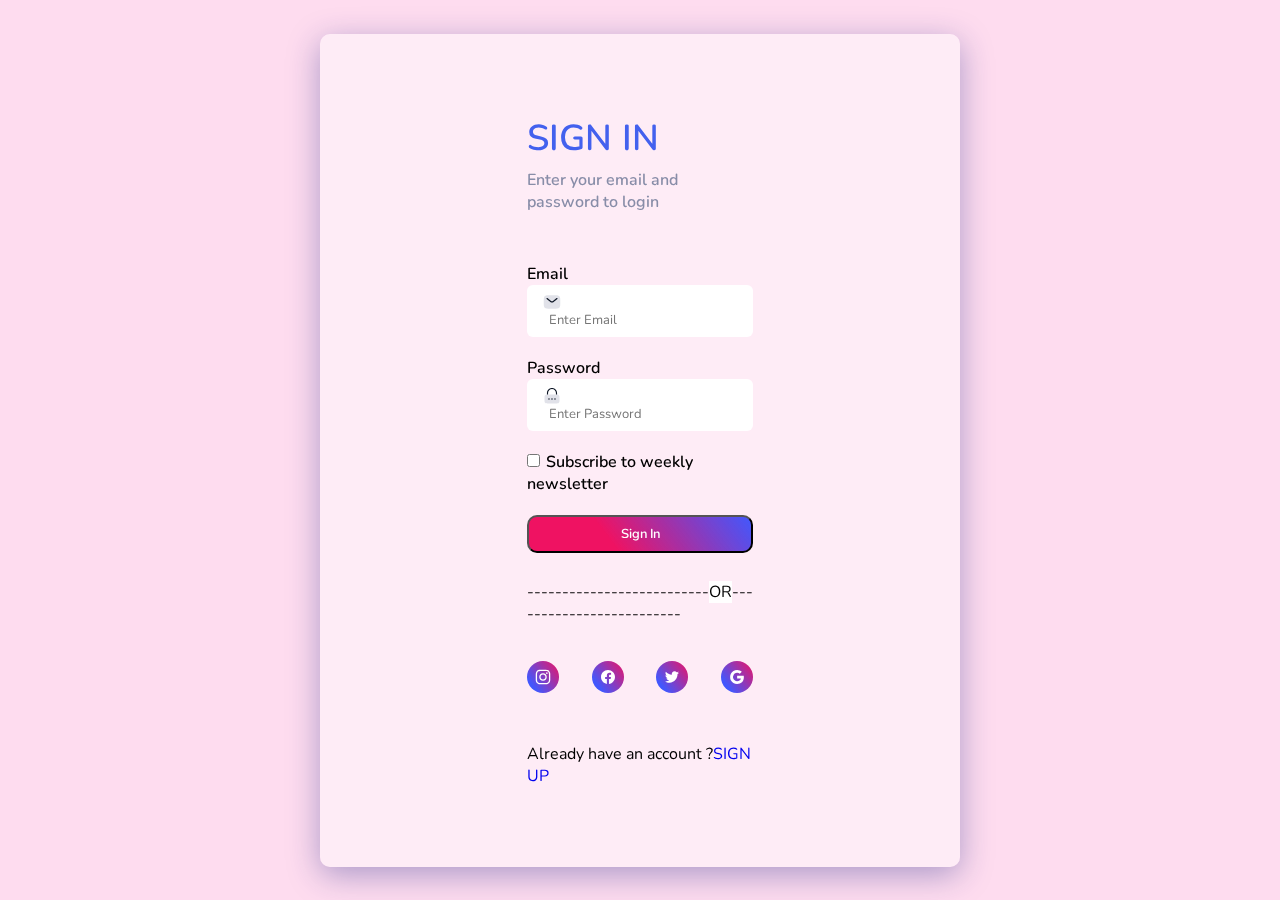
<file: sign-in.html>
<!DOCTYPE html>
<html lang="en">

<head>
    <meta charset="UTF-8">
    <meta name="viewport" content="width=device-width, initial-scale=1.0">
    <title>sign-in</title>
    <!-- nunito -->
     <link rel="stylesheet" href="./assets/fonts/Nunito-font/stylesheet.css">
    <!-- style css -->
    <link rel="stylesheet" href="./assets/css/media.css">
    <link rel="stylesheet" href="./assets/css/style.css">
    <style>
        body {
            height: 100vh;
            background-image: url('https://html.vristo.sbthemes.com/assets/images/auth/map.png');
            background-repeat: no-repeat;
            background-size: cover;
            background-color: #fedcef;
            background-position: center center;
            display: flex;
            justify-content: center;
            align-items: center;

            .main-page {
                background: rgba(255, 255, 255, 0.462);
                box-shadow: 0 8px 32px 0 rgba(31, 38, 135, 0.37);
                backdrop-filter: blur(7px);
                -webkit-backdrop-filter: blur(7px);
                border-radius: 10px;
            }

            .py-20 {
                padding-top: 5rem;
                padding-bottom: 5rem;
            }

            .px-6 {
                padding-left: 1.5rem;
                padding-right: 1.5rem;
            }

        }


        .m-0-183 {
            margin: 0 183px;
        }

        .color {
            color: #4361ee;
        }

        .input {
            width: 100%;
            border-radius: .375rem;
            border-width: 1px;
            --tw-border-opacity: 1;
            border-color: rgb(224 230 237 / var(--tw-border-opacity));
            --tw-bg-opacity: 1;
            background-color: rgb(255 255 255 / var(--tw-bg-opacity));
            padding: .5rem 1rem;
            font-size: .875rem;
            line-height: 1.25rem;
            font-weight: 600;
            --tw-text-opacity: 1;
            color: rgb(14 23 38 / var(--tw-text-opacity));
            outline: 2px solid #0000 !important;
            outline-offset: 2px !important;
        }

        input {
            outline: none;
            border: 0 !important;
        }

        .checkbox {
            cursor: pointer;
        }

        .sign-btn {
            width: 100%;
            border-radius: 10px;
            color: white;
            background: rgb(2, 0, 36);
            background: linear-gradient(233deg, rgba(0, 35, 255, 0.742734593837535)  0%, #ef1262  64%);
            cursor: pointer;
            transition: 0.3s all linear;
            padding: 8px 20px;
        }

        .sign-btn:hover{
            background: rgb(2,0,36);
            background: linear-gradient(79deg,rgba(0, 35, 255, 0.742734593837535) 0%, #ef1262  64%);
        }
        .bg-white{
            width: 36px;
            height: 19px;
            background-color: white;
            box-shadow: 0 5px 20px -15px rgba(0, 0, 0, 0.75);
        }
        .icon-bg{
            display: flex;
            align-items: center;
            justify-content: center;
            height: 32px;
            width: 32px;
            border-radius: 50%;
            background: rgb(2, 0, 36);
            background: linear-gradient(233deg, #ef1262  
            0%, rgba(0, 35, 255, 0.742734593837535) 80%);
        }
        .p-0-r{
            padding: 0 200px;
        }
        .p-0-125{
            padding: 0 125px;
        }
      
    </style>
</head>

<body>

    <div class="col-6 main-page px-6 py-20 col-xl-9 col-md-10 col-sm-12">
        <div class="m-0-183">
            <h1 class="color font-36 font-bold font-nunito pb-6">SIGN IN</h1>
            <p class="color-88 font-bold">Enter your email and password to login</p>

            <form action="./index.html" class="m-t-50">
                <label for="" class="font-color m-b-6 font-bold">Email</label>
                <div class="input flex">
                    <svg  width="18" height="18" viewBox="0 0 18 18" fill="none">
                        <path opacity="0.5"
                            d="M10.65 2.25H7.35C4.23873 2.25 2.6831 2.25 1.71655 3.23851C0.75 4.22703 0.75 5.81802 0.75 9C0.75 12.182 0.75 13.773 1.71655 14.7615C2.6831 15.75 4.23873 15.75 7.35 15.75H10.65C13.7613 15.75 15.3169 15.75 16.2835 14.7615C17.25 13.773 17.25 12.182 17.25 9C17.25 5.81802 17.25 4.22703 16.2835 3.23851C15.3169 2.25 13.7613 2.25 10.65 2.25Z"
                            fill="currentColor" color="#c3c6d3"></path>
                        <path
                            d="M14.3465 6.02574C14.609 5.80698 14.6445 5.41681 14.4257 5.15429C14.207 4.89177 13.8168 4.8563 13.5543 5.07507L11.7732 6.55931C11.0035 7.20072 10.4691 7.6446 10.018 7.93476C9.58125 8.21564 9.28509 8.30993 9.00041 8.30993C8.71572 8.30993 8.41956 8.21564 7.98284 7.93476C7.53168 7.6446 6.9973 7.20072 6.22761 6.55931L4.44652 5.07507C4.184 4.8563 3.79384 4.89177 3.57507 5.15429C3.3563 5.41681 3.39177 5.80698 3.65429 6.02574L5.4664 7.53583C6.19764 8.14522 6.79033 8.63914 7.31343 8.97558C7.85834 9.32604 8.38902 9.54743 9.00041 9.54743C9.6118 9.54743 10.1425 9.32604 10.6874 8.97558C11.2105 8.63914 11.8032 8.14522 12.5344 7.53582L14.3465 6.02574Z"
                            fill="currentColor"></path>
                    </svg>
                    <input type="email" placeholder="Enter Email" class="ml-6">
                </div>

                <div class="mt-20 flex align-center">
                    <label for="" class="font-color m-b-6 font-bold">Password</label>
                    <div class="input flex ">
                        <svg  width="18" height="18" viewBox="0 0 18 18" fill="none">
                            <path opacity="0.5"
                                d="M1.5 12C1.5 9.87868 1.5 8.81802 2.15901 8.15901C2.81802 7.5 3.87868 7.5 6 7.5H12C14.1213 7.5 15.182 7.5 15.841 8.15901C16.5 8.81802 16.5 9.87868 16.5 12C16.5 14.1213 16.5 15.182 15.841 15.841C15.182 16.5 14.1213 16.5 12 16.5H6C3.87868 16.5 2.81802 16.5 2.15901 15.841C1.5 15.182 1.5 14.1213 1.5 12Z"
                                fill="currentColor" color="#c3c6d3"></path>
                            <path
                                d="M6 12.75C6.41421 12.75 6.75 12.4142 6.75 12C6.75 11.5858 6.41421 11.25 6 11.25C5.58579 11.25 5.25 11.5858 5.25 12C5.25 12.4142 5.58579 12.75 6 12.75Z"
                                fill="currentColor"></path>
                            <path
                                d="M9 12.75C9.41421 12.75 9.75 12.4142 9.75 12C9.75 11.5858 9.41421 11.25 9 11.25C8.58579 11.25 8.25 11.5858 8.25 12C8.25 12.4142 8.58579 12.75 9 12.75Z"
                                fill="currentColor"></path>
                            <path
                                d="M12.75 12C12.75 12.4142 12.4142 12.75 12 12.75C11.5858 12.75 11.25 12.4142 11.25 12C11.25 11.5858 11.5858 11.25 12 11.25C12.4142 11.25 12.75 11.5858 12.75 12Z"
                                fill="currentColor"></path>
                            <path
                                d="M5.0625 6C5.0625 3.82538 6.82538 2.0625 9 2.0625C11.1746 2.0625 12.9375 3.82538 12.9375 6V7.50268C13.363 7.50665 13.7351 7.51651 14.0625 7.54096V6C14.0625 3.20406 11.7959 0.9375 9 0.9375C6.20406 0.9375 3.9375 3.20406 3.9375 6V7.54096C4.26488 7.51651 4.63698 7.50665 5.0625 7.50268V6Z"
                                fill="currentColor"></path>
                        </svg>
                        <input type="password" placeholder="Enter Password" class="ml-6">
                    </div>
                </div>

                <div class="mt-20">
                    <input type="checkbox" class="checkbox"><span class="ml-6 color88 font-bold">Subscribe to weekly
                        newsletter</span>
                </div>

                <div class="mt-20">
                    <button type="submit" class="sign-btn font-bold">Sign In</button>
                </div>
                <div class="mt-28">
                <span>--------------------------<span class="bg-white">OR</span>-------------------------</span>
            </div>

            <div class="mt-36">
                <div class="flex justify-between">
                    <div class="icon-bg">
                        <svg class="" width="16" height="16" viewBox="0 0 16 16" fill="none">
                            <path d="M8 2.05C9.925 2.05 10.1875 2.05 10.975 2.05C11.675 2.05 12.025 2.225 12.2875 2.3125C12.6375 2.4875 12.9 2.575 13.1625 2.8375C13.425 3.1 13.6 3.3625 13.6875 3.7125C13.775 3.975 13.8625 4.325 13.95 5.025C13.95 5.8125 13.95 5.9875 13.95 8C13.95 10.0125 13.95 10.1875 13.95 10.975C13.95 11.675 13.775 12.025 13.6875 12.2875C13.5125 12.6375 13.425 12.9 13.1625 13.1625C12.9 13.425 12.6375 13.6 12.2875 13.6875C12.025 13.775 11.675 13.8625 10.975 13.95C10.1875 13.95 10.0125 13.95 8 13.95C5.9875 13.95 5.8125 13.95 5.025 13.95C4.325 13.95 3.975 13.775 3.7125 13.6875C3.3625 13.5125 3.1 13.425 2.8375 13.1625C2.575 12.9 2.4 12.6375 2.3125 12.2875C2.225 12.025 2.1375 11.675 2.05 10.975C2.05 10.1875 2.05 10.0125 2.05 8C2.05 5.9875 2.05 5.8125 2.05 5.025C2.05 4.325 2.225 3.975 2.3125 3.7125C2.4875 3.3625 2.575 3.1 2.8375 2.8375C3.1 2.575 3.3625 2.4 3.7125 2.3125C3.975 2.225 4.325 2.1375 5.025 2.05C5.8125 2.05 6.075 2.05 8 2.05ZM8 0.737503C5.9875 0.737503 5.8125 0.737503 5.025 0.737503C4.2375 0.737503 3.7125 0.912504 3.275 1.0875C2.8375 1.2625 2.4 1.525 1.9625 1.9625C1.525 2.4 1.35 2.75 1.0875 3.275C0.912504 3.7125 0.825003 4.2375 0.737503 5.025C0.737503 5.8125 0.737503 6.075 0.737503 8C0.737503 10.0125 0.737503 10.1875 0.737503 10.975C0.737503 11.7625 0.912504 12.2875 1.0875 12.725C1.2625 13.1625 1.525 13.6 1.9625 14.0375C2.4 14.475 2.75 14.65 3.275 14.9125C3.7125 15.0875 4.2375 15.175 5.025 15.2625C5.8125 15.2625 6.075 15.2625 8 15.2625C9.925 15.2625 10.1875 15.2625 10.975 15.2625C11.7625 15.2625 12.2875 15.0875 12.725 14.9125C13.1625 14.7375 13.6 14.475 14.0375 14.0375C14.475 13.6 14.65 13.25 14.9125 12.725C15.0875 12.2875 15.175 11.7625 15.2625 10.975C15.2625 10.1875 15.2625 9.925 15.2625 8C15.2625 6.075 15.2625 5.8125 15.2625 5.025C15.2625 4.2375 15.0875 3.7125 14.9125 3.275C14.7375 2.8375 14.475 2.4 14.0375 1.9625C13.6 1.525 13.25 1.35 12.725 1.0875C12.2875 0.912504 11.7625 0.825003 10.975 0.737503C10.1875 0.737503 10.0125 0.737503 8 0.737503Z" fill="white"></path>
                            <path d="M8 4.2375C5.9 4.2375 4.2375 5.9 4.2375 8C4.2375 10.1 5.9 11.7625 8 11.7625C10.1 11.7625 11.7625 10.1 11.7625 8C11.7625 5.9 10.1 4.2375 8 4.2375ZM8 10.45C6.6875 10.45 5.55 9.4 5.55 8C5.55 6.6875 6.6 5.55 8 5.55C9.3125 5.55 10.45 6.6 10.45 8C10.45 9.3125 9.3125 10.45 8 10.45Z" fill="white"></path>
                            <path d="M11.85 5.025C12.3333 5.025 12.725 4.63325 12.725 4.15C12.725 3.66675 12.3333 3.275 11.85 3.275C11.3668 3.275 10.975 3.66675 10.975 4.15C10.975 4.63325 11.3668 5.025 11.85 5.025Z" fill="white"></path>
                        </svg>
                    </div>
                    <div class="icon-bg">
                        <svg width="14" height="14" viewBox="0 0 14 14" fill="none">
                            <path d="M14 7C14 3.15 10.85 0 7 0C3.15 0 0 3.15 0 7C0 10.5 2.5375 13.3875 5.8625 13.9125V9.0125H4.1125V7H5.8625V5.425C5.8625 3.675 6.9125 2.7125 8.4875 2.7125C9.275 2.7125 10.0625 2.8875 10.0625 2.8875V4.6375H9.1875C8.3125 4.6375 8.05 5.1625 8.05 5.6875V7H9.975L9.625 9.0125H7.9625V14C11.4625 13.475 14 10.5 14 7Z" fill="white"></path>
                        </svg>
                    </div>
                    <div class="icon-bg">
                        <svg width="14" height="12" viewBox="0 0 14 12" fill="none">
                            <path d="M14 1.625C13.475 1.8875 12.95 1.975 12.3375 2.0625C12.95 1.7125 13.3875 1.1875 13.5625 0.4875C13.0375 0.8375 12.425 1.0125 11.725 1.1875C11.2 0.6625 10.4125 0.3125 9.625 0.3125C7.7875 0.3125 6.3875 2.0625 6.825 3.8125C4.4625 3.725 2.3625 2.5875 0.875 0.8375C0.0875 2.15 0.525 3.8125 1.75 4.6875C1.3125 4.6875 0.875 4.5125 0.4375 4.3375C0.4375 5.65 1.4 6.875 2.7125 7.225C2.275 7.3125 1.8375 7.4 1.4 7.3125C1.75 8.45 2.8 9.325 4.1125 9.325C3.0625 10.1125 1.4875 10.55 0 10.375C1.3125 11.1625 2.8 11.6875 4.375 11.6875C9.7125 11.6875 12.6875 7.225 12.5125 3.1125C13.125 2.7625 13.65 2.2375 14 1.625Z" fill="white"></path>
                        </svg>
                    </div>
                    <div class="icon-bg">
                        <svg width="14" height="14" viewBox="0 0 14 14" fill="none">
                            <path fill-rule="evenodd" clip-rule="evenodd" d="M13.8512 7.15912C13.8512 6.66275 13.8066 6.18548 13.7239 5.72729H7.13116V8.43503H10.8984C10.7362 9.31003 10.243 10.0514 9.50162 10.5478V12.3041H11.7639C13.0875 11.0855 13.8512 9.29094 13.8512 7.15912Z" fill="white"></path>
                            <path fill-rule="evenodd" clip-rule="evenodd" d="M7.13089 14C9.0209 14 10.6054 13.3731 11.7636 12.3041L9.50135 10.5477C8.87454 10.9677 8.07272 11.2159 7.13089 11.2159C5.30771 11.2159 3.76452 9.9845 3.21407 8.32996H0.875427V10.1436C2.02725 12.4313 4.39453 14 7.13089 14Z" fill="white"></path>
                            <path fill-rule="evenodd" clip-rule="evenodd" d="M3.21435 8.32997C3.07435 7.90997 2.99481 7.46133 2.99481 6.99997C2.99481 6.5386 3.07435 6.08996 3.21435 5.66996V3.85632H0.875712C0.40162 4.80133 0.131165 5.87042 0.131165 6.99997C0.131165 8.12951 0.40162 9.19861 0.875712 10.1436L3.21435 8.32997Z" fill="white"></path>
                            <path fill-rule="evenodd" clip-rule="evenodd" d="M7.13089 2.7841C8.15862 2.7841 9.08135 3.13728 9.80681 3.83092L11.8145 1.82319C10.6023 0.693638 9.01772 0 7.13089 0C4.39453 0 2.02725 1.56864 0.875427 3.85637L3.21407 5.67001C3.76452 4.01546 5.30771 2.7841 7.13089 2.7841Z" fill="white"></path>
                        </svg>
                    </div>
                </div>
            </div>

            <div class="m-t-50">
                <span>Already have an account ?</span><a href="./sign-up.html">SIGN UP</a>

            </div>

            </form>
        </div>

    </div>

</body>

</html>
</file>
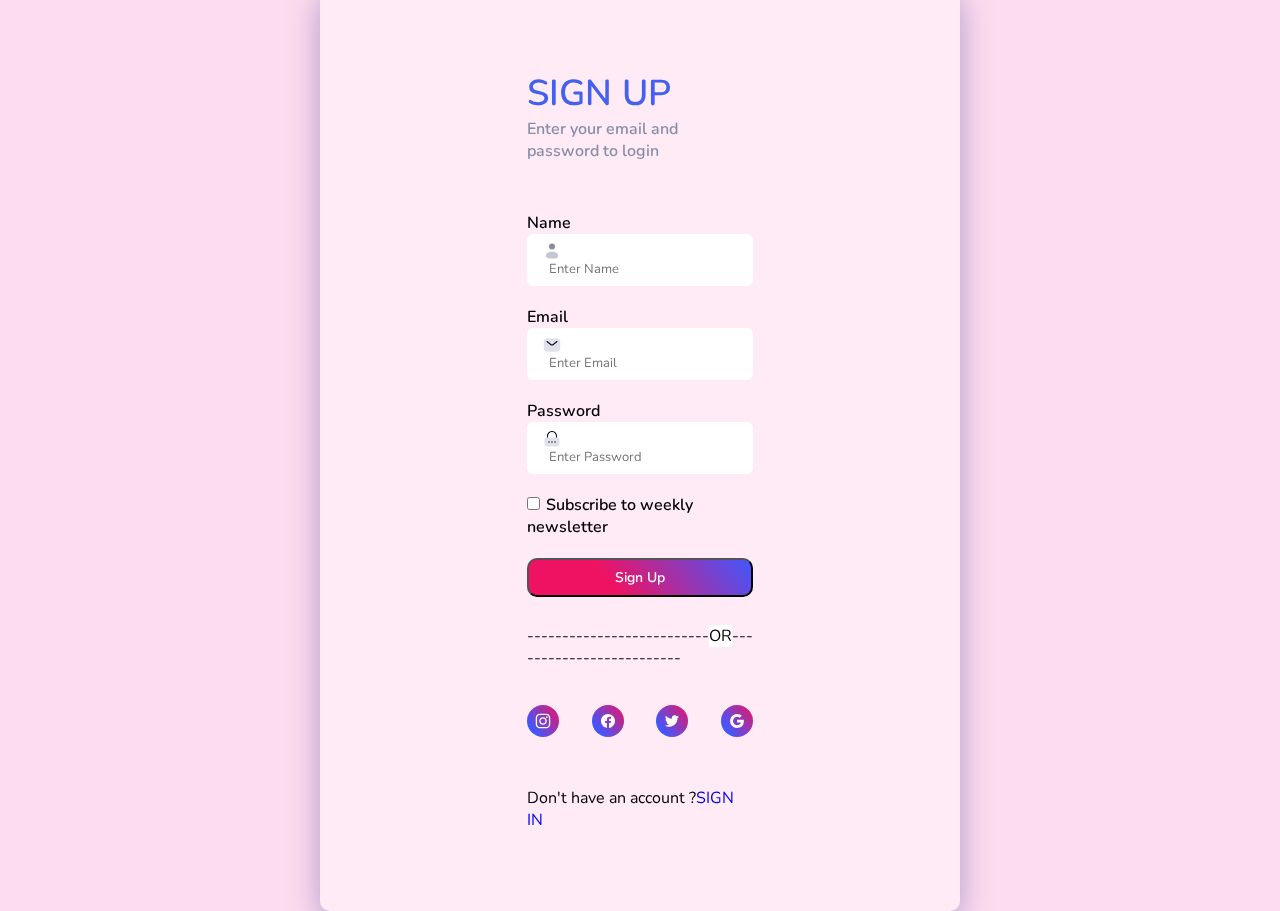
<file: sign-up.html>
<!DOCTYPE html>
<html lang="en">

<head>
    <meta charset="UTF-8">
    <meta name="viewport" content="width=device-width, initial-scale=1.0">
    <title>sign-up</title>
    <!-- nunito -->
     <link rel="stylesheet" href="./assets/fonts/Nunito-font/stylesheet.css">
    <!-- style css -->
    <link rel="stylesheet" href="./assets/css/media.css">
    <link rel="stylesheet" href="./assets/css/style.css">
    <style>
        body {
            height: 100vh;
            background-image: url('https://html.vristo.sbthemes.com/assets/images/auth/map.png');
            background-repeat: no-repeat;
            background-size: cover;
            background-color: #fedcef;
            background-position: center center;
            display: flex;
            justify-content: center;
            align-items: center;

            .main-page {
                background: rgba(255, 255, 255, 0.421);
                box-shadow: 0 8px 32px 0 rgba(31, 38, 135, 0.37);
                backdrop-filter: blur(7px);
                -webkit-backdrop-filter: blur(7px);
                border-radius: 10px;



            }

            .py-20 {
                padding-top: 5rem;
                padding-bottom: 5rem;
            }

            .px-6 {
                padding-left: 1.5rem;
                padding-right: 1.5rem;
            }


        }

        .m-0-183 {
            margin: 0 183px;
        }

        .color {
            color: #4361ee;
        }

        .m-t-50{
            margin-top: 50px;
        }

        .input {
            width: 100%;
            border-radius: .375rem;
            border-width: 1px;
            --tw-border-opacity: 1;
            border-color: rgb(224 230 237 / var(--tw-border-opacity));
            --tw-bg-opacity: 1;
            background-color: rgb(255 255 255 / var(--tw-bg-opacity));
            padding: .5rem 1rem;
            font-size: 18px;
            line-height: 1.25rem;
            font-weight: 600;
            --tw-text-opacity: 1;
            color: rgb(14 23 38 / var(--tw-text-opacity));
            outline: 2px solid #0000 !important;
            outline-offset: 2px !important;
        }

        .flex{
            display: flex;
            flex-wrap: wrap;
        }

        input {
            outline: none;
            border: 0 !important;
        }

        .checkbox {
            cursor: pointer;
        }

        .sign-btn {
            width: 100%;
            border-radius: 10px;
            color: white;
            background: rgb(2, 0, 36);
            background: linear-gradient(233deg, rgba(0, 35, 255, 0.742734593837535)  0%, #ef1262  64%);
            cursor: pointer;
            padding: 8px 20px;
            transition: 0.3s all linear;
            font-size: 14px;
            font-family: 'Nunito';

        }

        .sign-btn:hover{
            background: rgb(2,0,36);
            background: linear-gradient(79deg,rgba(0, 35, 255, 0.742734593837535) 0%, #ef1262  64%);
        }

        .bg-white{
            width: 36px;
            height: 19px;
            background-color: white;
            box-shadow: 0 5px 20px -15px rgba(0, 0, 0, 0.75);
        }

        .icon-bg{
            display: flex;
            align-items: center;
            justify-content: center;
            height: 32px;
            width: 32px;
            border-radius: 50%;
            background: rgb(2, 0, 36);
            background: linear-gradient(233deg, #ef1262  
            0%, rgba(0, 35, 255, 0.742734593837535) 80%);       
        }

        .p-0-r{
            padding: 0 200px;
        }
        .p-0-150{
            padding: 0 150px;
        }
      
    </style>
</head>

<body>

    <div class="col-6 main-page px-6 py-20 ">
        <div class="m-0-183">
            <h1 class="color font-36 font-bold font-nunito">SIGN UP</h1>
            <p class="color-88 font-bold">Enter your email and password to login</p>

            <form action="./index.html" class="m-t-50">

                <div class="mt-20 flex">
                    <label for="" class="font-color m-b-6 font-bold">Name</label>
                    <div class="input flex">
                        <svg  width="18" height="18" viewBox="0 0 18 18" fill="none">
                            <circle cx="9" cy="4.5" r="3" fill="#888EA8"></circle>
                            <path opacity="0.5" d="M15 13.125C15 14.989 15 16.5 9 16.5C3 16.5 3 14.989 3 13.125C3 11.261 5.68629 9.75 9 9.75C12.3137 9.75 15 11.261 15 13.125Z" fill="#888EA8"></path>
                        </svg>
                        <input type="text" placeholder="Enter Name" class="ml-6">
                    </div>
                </div>
                <div class="mt-20">
                <label for="" class="font-color m-b-6 font-bold">Email</label>
                <div class="input flex">
                    <svg width="18" height="18" viewBox="0 0 18 18" fill="none">
                        <path opacity="0.5"
                            d="M10.65 2.25H7.35C4.23873 2.25 2.6831 2.25 1.71655 3.23851C0.75 4.22703 0.75 5.81802 0.75 9C0.75 12.182 0.75 13.773 1.71655 14.7615C2.6831 15.75 4.23873 15.75 7.35 15.75H10.65C13.7613 15.75 15.3169 15.75 16.2835 14.7615C17.25 13.773 17.25 12.182 17.25 9C17.25 5.81802 17.25 4.22703 16.2835 3.23851C15.3169 2.25 13.7613 2.25 10.65 2.25Z"
                            fill="currentColor" color="#c3c6d3"></path>
                        <path
                            d="M14.3465 6.02574C14.609 5.80698 14.6445 5.41681 14.4257 5.15429C14.207 4.89177 13.8168 4.8563 13.5543 5.07507L11.7732 6.55931C11.0035 7.20072 10.4691 7.6446 10.018 7.93476C9.58125 8.21564 9.28509 8.30993 9.00041 8.30993C8.71572 8.30993 8.41956 8.21564 7.98284 7.93476C7.53168 7.6446 6.9973 7.20072 6.22761 6.55931L4.44652 5.07507C4.184 4.8563 3.79384 4.89177 3.57507 5.15429C3.3563 5.41681 3.39177 5.80698 3.65429 6.02574L5.4664 7.53583C6.19764 8.14522 6.79033 8.63914 7.31343 8.97558C7.85834 9.32604 8.38902 9.54743 9.00041 9.54743C9.6118 9.54743 10.1425 9.32604 10.6874 8.97558C11.2105 8.63914 11.8032 8.14522 12.5344 7.53582L14.3465 6.02574Z"
                            fill="currentColor"></path>
                    </svg>
                    <input type="email" placeholder="Enter Email" class="ml-6">
                </div>
                </div>

                <div class="mt-20 flex align">
                    <label for="" class="font-color m-b-6 font-bold">Password</label>
                    <div class="input flex">
                        <svg width="18" height="18" viewBox="0 0 18 18" fill="none">
                            <path opacity="0.5"
                                d="M1.5 12C1.5 9.87868 1.5 8.81802 2.15901 8.15901C2.81802 7.5 3.87868 7.5 6 7.5H12C14.1213 7.5 15.182 7.5 15.841 8.15901C16.5 8.81802 16.5 9.87868 16.5 12C16.5 14.1213 16.5 15.182 15.841 15.841C15.182 16.5 14.1213 16.5 12 16.5H6C3.87868 16.5 2.81802 16.5 2.15901 15.841C1.5 15.182 1.5 14.1213 1.5 12Z"
                                fill="currentColor" color="#c3c6d3"></path>
                            <path
                                d="M6 12.75C6.41421 12.75 6.75 12.4142 6.75 12C6.75 11.5858 6.41421 11.25 6 11.25C5.58579 11.25 5.25 11.5858 5.25 12C5.25 12.4142 5.58579 12.75 6 12.75Z"
                                fill="currentColor"></path>
                            <path
                                d="M9 12.75C9.41421 12.75 9.75 12.4142 9.75 12C9.75 11.5858 9.41421 11.25 9 11.25C8.58579 11.25 8.25 11.5858 8.25 12C8.25 12.4142 8.58579 12.75 9 12.75Z"
                                fill="currentColor"></path>
                            <path
                                d="M12.75 12C12.75 12.4142 12.4142 12.75 12 12.75C11.5858 12.75 11.25 12.4142 11.25 12C11.25 11.5858 11.5858 11.25 12 11.25C12.4142 11.25 12.75 11.5858 12.75 12Z"
                                fill="currentColor"></path>
                            <path
                                d="M5.0625 6C5.0625 3.82538 6.82538 2.0625 9 2.0625C11.1746 2.0625 12.9375 3.82538 12.9375 6V7.50268C13.363 7.50665 13.7351 7.51651 14.0625 7.54096V6C14.0625 3.20406 11.7959 0.9375 9 0.9375C6.20406 0.9375 3.9375 3.20406 3.9375 6V7.54096C4.26488 7.51651 4.63698 7.50665 5.0625 7.50268V6Z"
                                fill="currentColor"></path>
                        </svg>
                        <input type="password" placeholder="Enter Password" class="ml-6">
                    </div>
                </div>

                <div class="mt-20">
                    <input type="checkbox" class="checkbox"><span class="ml-6 color88 font-bold">Subscribe to weekly
                        newsletter</span>
                </div>

                <div class="mt-20">
                    <button type="submit" class="sign-btn font-bold">Sign Up</button>
                </div>
                <div class="mt-28">
                <span>--------------------------<span class="bg-white">OR</span>-------------------------</span>
            </div>

            <div class="mt-36">
                <div class="flex justify-between ">
                    <div class="icon-bg">
                        <svg class="" width="16" height="16" viewBox="0 0 16 16" fill="none">
                            <path d="M8 2.05C9.925 2.05 10.1875 2.05 10.975 2.05C11.675 2.05 12.025 2.225 12.2875 2.3125C12.6375 2.4875 12.9 2.575 13.1625 2.8375C13.425 3.1 13.6 3.3625 13.6875 3.7125C13.775 3.975 13.8625 4.325 13.95 5.025C13.95 5.8125 13.95 5.9875 13.95 8C13.95 10.0125 13.95 10.1875 13.95 10.975C13.95 11.675 13.775 12.025 13.6875 12.2875C13.5125 12.6375 13.425 12.9 13.1625 13.1625C12.9 13.425 12.6375 13.6 12.2875 13.6875C12.025 13.775 11.675 13.8625 10.975 13.95C10.1875 13.95 10.0125 13.95 8 13.95C5.9875 13.95 5.8125 13.95 5.025 13.95C4.325 13.95 3.975 13.775 3.7125 13.6875C3.3625 13.5125 3.1 13.425 2.8375 13.1625C2.575 12.9 2.4 12.6375 2.3125 12.2875C2.225 12.025 2.1375 11.675 2.05 10.975C2.05 10.1875 2.05 10.0125 2.05 8C2.05 5.9875 2.05 5.8125 2.05 5.025C2.05 4.325 2.225 3.975 2.3125 3.7125C2.4875 3.3625 2.575 3.1 2.8375 2.8375C3.1 2.575 3.3625 2.4 3.7125 2.3125C3.975 2.225 4.325 2.1375 5.025 2.05C5.8125 2.05 6.075 2.05 8 2.05ZM8 0.737503C5.9875 0.737503 5.8125 0.737503 5.025 0.737503C4.2375 0.737503 3.7125 0.912504 3.275 1.0875C2.8375 1.2625 2.4 1.525 1.9625 1.9625C1.525 2.4 1.35 2.75 1.0875 3.275C0.912504 3.7125 0.825003 4.2375 0.737503 5.025C0.737503 5.8125 0.737503 6.075 0.737503 8C0.737503 10.0125 0.737503 10.1875 0.737503 10.975C0.737503 11.7625 0.912504 12.2875 1.0875 12.725C1.2625 13.1625 1.525 13.6 1.9625 14.0375C2.4 14.475 2.75 14.65 3.275 14.9125C3.7125 15.0875 4.2375 15.175 5.025 15.2625C5.8125 15.2625 6.075 15.2625 8 15.2625C9.925 15.2625 10.1875 15.2625 10.975 15.2625C11.7625 15.2625 12.2875 15.0875 12.725 14.9125C13.1625 14.7375 13.6 14.475 14.0375 14.0375C14.475 13.6 14.65 13.25 14.9125 12.725C15.0875 12.2875 15.175 11.7625 15.2625 10.975C15.2625 10.1875 15.2625 9.925 15.2625 8C15.2625 6.075 15.2625 5.8125 15.2625 5.025C15.2625 4.2375 15.0875 3.7125 14.9125 3.275C14.7375 2.8375 14.475 2.4 14.0375 1.9625C13.6 1.525 13.25 1.35 12.725 1.0875C12.2875 0.912504 11.7625 0.825003 10.975 0.737503C10.1875 0.737503 10.0125 0.737503 8 0.737503Z" fill="white"></path>
                            <path d="M8 4.2375C5.9 4.2375 4.2375 5.9 4.2375 8C4.2375 10.1 5.9 11.7625 8 11.7625C10.1 11.7625 11.7625 10.1 11.7625 8C11.7625 5.9 10.1 4.2375 8 4.2375ZM8 10.45C6.6875 10.45 5.55 9.4 5.55 8C5.55 6.6875 6.6 5.55 8 5.55C9.3125 5.55 10.45 6.6 10.45 8C10.45 9.3125 9.3125 10.45 8 10.45Z" fill="white"></path>
                            <path d="M11.85 5.025C12.3333 5.025 12.725 4.63325 12.725 4.15C12.725 3.66675 12.3333 3.275 11.85 3.275C11.3668 3.275 10.975 3.66675 10.975 4.15C10.975 4.63325 11.3668 5.025 11.85 5.025Z" fill="white"></path>
                        </svg>
                    </div>
                    <div class="icon-bg">
                        <svg width="14" height="14" viewBox="0 0 14 14" fill="none">
                            <path d="M14 7C14 3.15 10.85 0 7 0C3.15 0 0 3.15 0 7C0 10.5 2.5375 13.3875 5.8625 13.9125V9.0125H4.1125V7H5.8625V5.425C5.8625 3.675 6.9125 2.7125 8.4875 2.7125C9.275 2.7125 10.0625 2.8875 10.0625 2.8875V4.6375H9.1875C8.3125 4.6375 8.05 5.1625 8.05 5.6875V7H9.975L9.625 9.0125H7.9625V14C11.4625 13.475 14 10.5 14 7Z" fill="white"></path>
                        </svg>
                    </div>
                    <div class="icon-bg">
                        <svg width="14" height="12" viewBox="0 0 14 12" fill="none">
                            <path d="M14 1.625C13.475 1.8875 12.95 1.975 12.3375 2.0625C12.95 1.7125 13.3875 1.1875 13.5625 0.4875C13.0375 0.8375 12.425 1.0125 11.725 1.1875C11.2 0.6625 10.4125 0.3125 9.625 0.3125C7.7875 0.3125 6.3875 2.0625 6.825 3.8125C4.4625 3.725 2.3625 2.5875 0.875 0.8375C0.0875 2.15 0.525 3.8125 1.75 4.6875C1.3125 4.6875 0.875 4.5125 0.4375 4.3375C0.4375 5.65 1.4 6.875 2.7125 7.225C2.275 7.3125 1.8375 7.4 1.4 7.3125C1.75 8.45 2.8 9.325 4.1125 9.325C3.0625 10.1125 1.4875 10.55 0 10.375C1.3125 11.1625 2.8 11.6875 4.375 11.6875C9.7125 11.6875 12.6875 7.225 12.5125 3.1125C13.125 2.7625 13.65 2.2375 14 1.625Z" fill="white"></path>
                        </svg>
                    </div>
                    <div class="icon-bg">
                        <svg width="14" height="14" viewBox="0 0 14 14" fill="none">
                            <path fill-rule="evenodd" clip-rule="evenodd" d="M13.8512 7.15912C13.8512 6.66275 13.8066 6.18548 13.7239 5.72729H7.13116V8.43503H10.8984C10.7362 9.31003 10.243 10.0514 9.50162 10.5478V12.3041H11.7639C13.0875 11.0855 13.8512 9.29094 13.8512 7.15912Z" fill="white"></path>
                            <path fill-rule="evenodd" clip-rule="evenodd" d="M7.13089 14C9.0209 14 10.6054 13.3731 11.7636 12.3041L9.50135 10.5477C8.87454 10.9677 8.07272 11.2159 7.13089 11.2159C5.30771 11.2159 3.76452 9.9845 3.21407 8.32996H0.875427V10.1436C2.02725 12.4313 4.39453 14 7.13089 14Z" fill="white"></path>
                            <path fill-rule="evenodd" clip-rule="evenodd" d="M3.21435 8.32997C3.07435 7.90997 2.99481 7.46133 2.99481 6.99997C2.99481 6.5386 3.07435 6.08996 3.21435 5.66996V3.85632H0.875712C0.40162 4.80133 0.131165 5.87042 0.131165 6.99997C0.131165 8.12951 0.40162 9.19861 0.875712 10.1436L3.21435 8.32997Z" fill="white"></path>
                            <path fill-rule="evenodd" clip-rule="evenodd" d="M7.13089 2.7841C8.15862 2.7841 9.08135 3.13728 9.80681 3.83092L11.8145 1.82319C10.6023 0.693638 9.01772 0 7.13089 0C4.39453 0 2.02725 1.56864 0.875427 3.85637L3.21407 5.67001C3.76452 4.01546 5.30771 2.7841 7.13089 2.7841Z" fill="white"></path>
                        </svg>
                    </div>
                </div>
            </div>

            <div class="m-t-50 ">
                <span>Don't have an account ?</span><a href="./sign-in.html">SIGN IN</a>

            </div>

            </form>
        </div>

    </div>

</body>

</html>
</file>
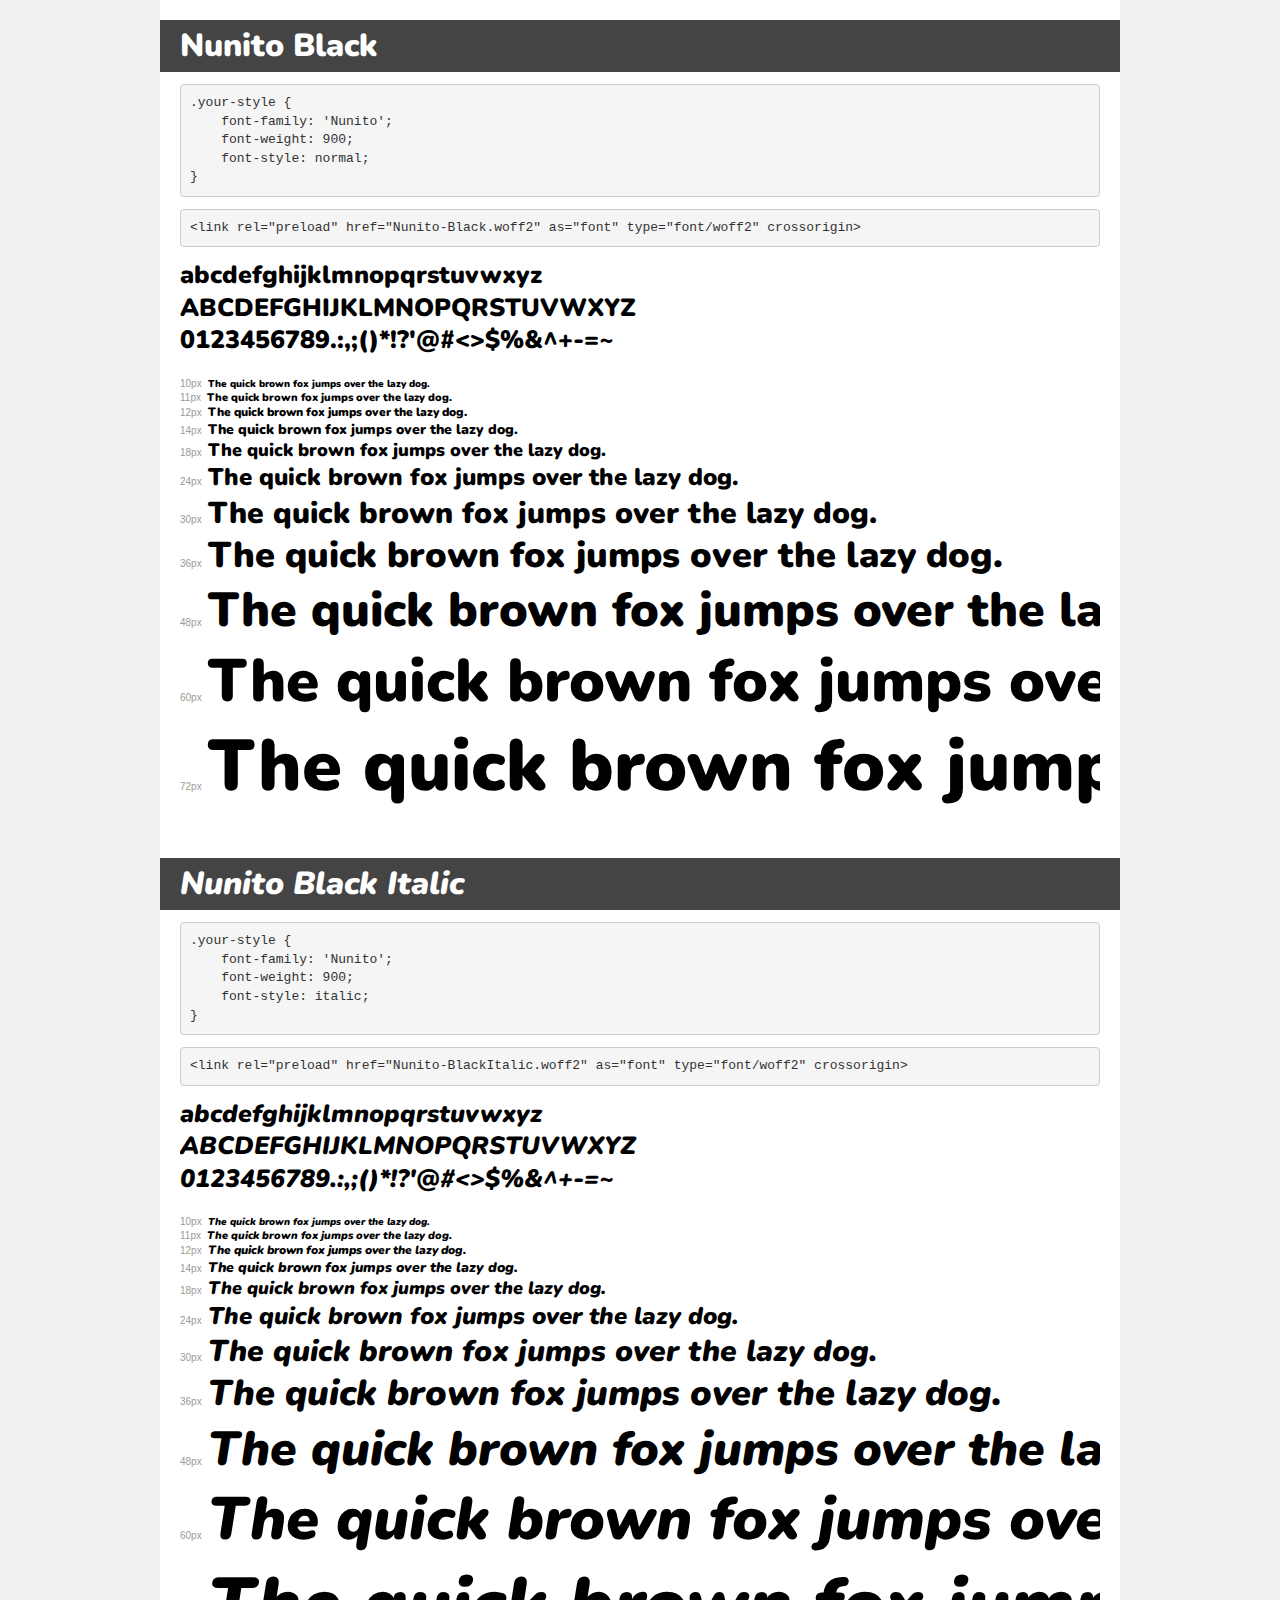
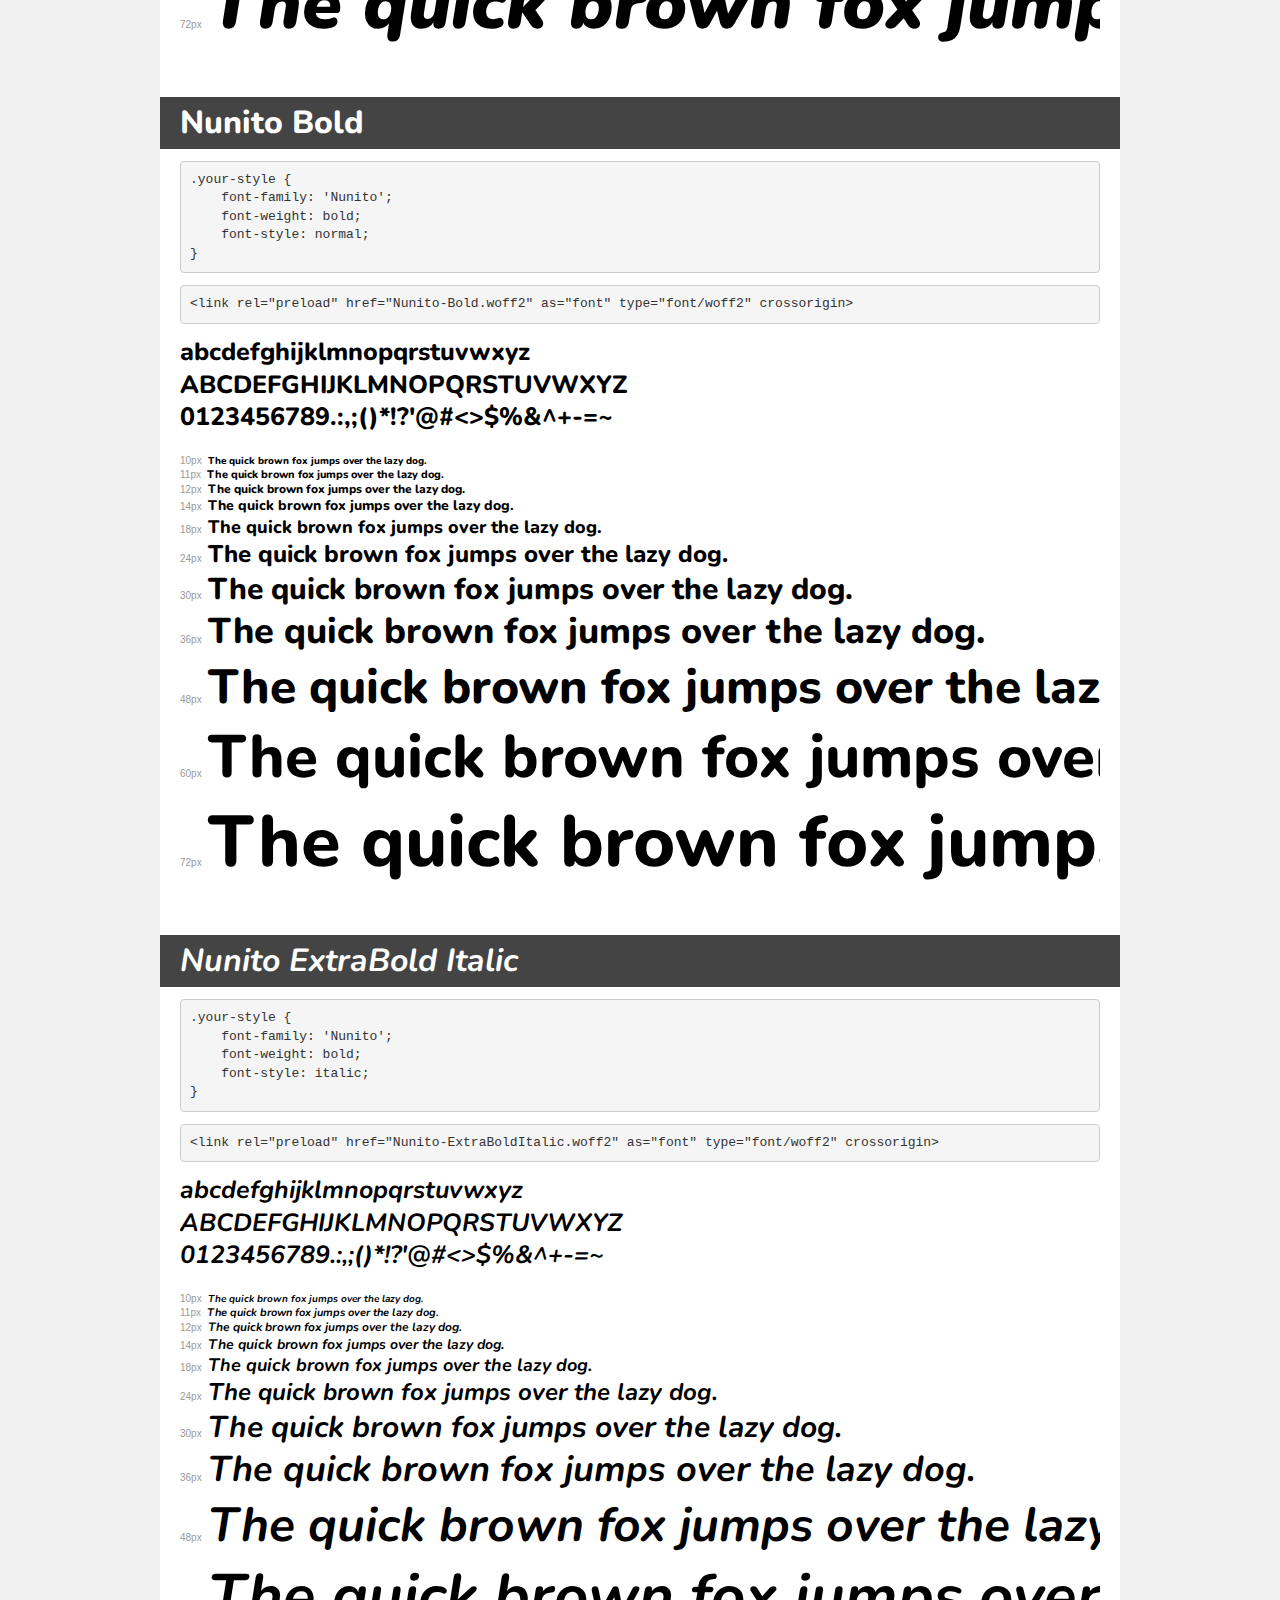
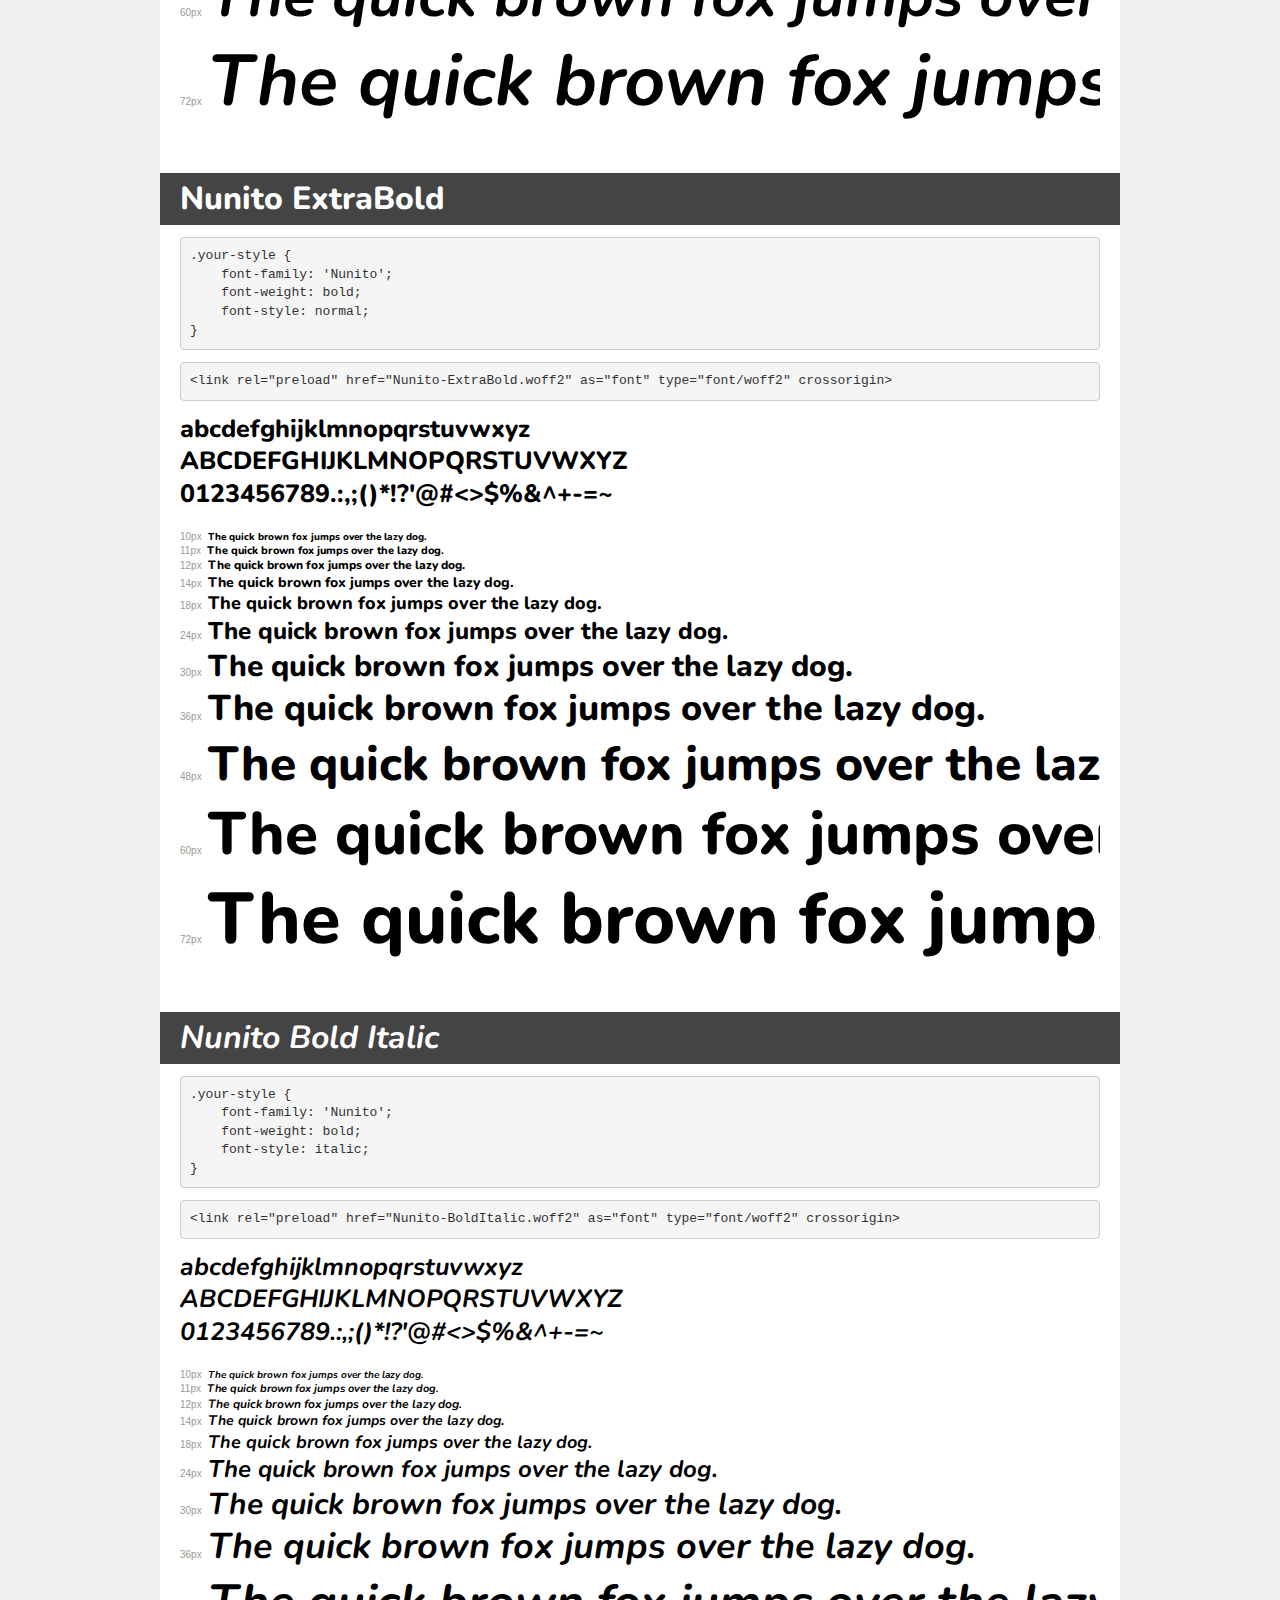
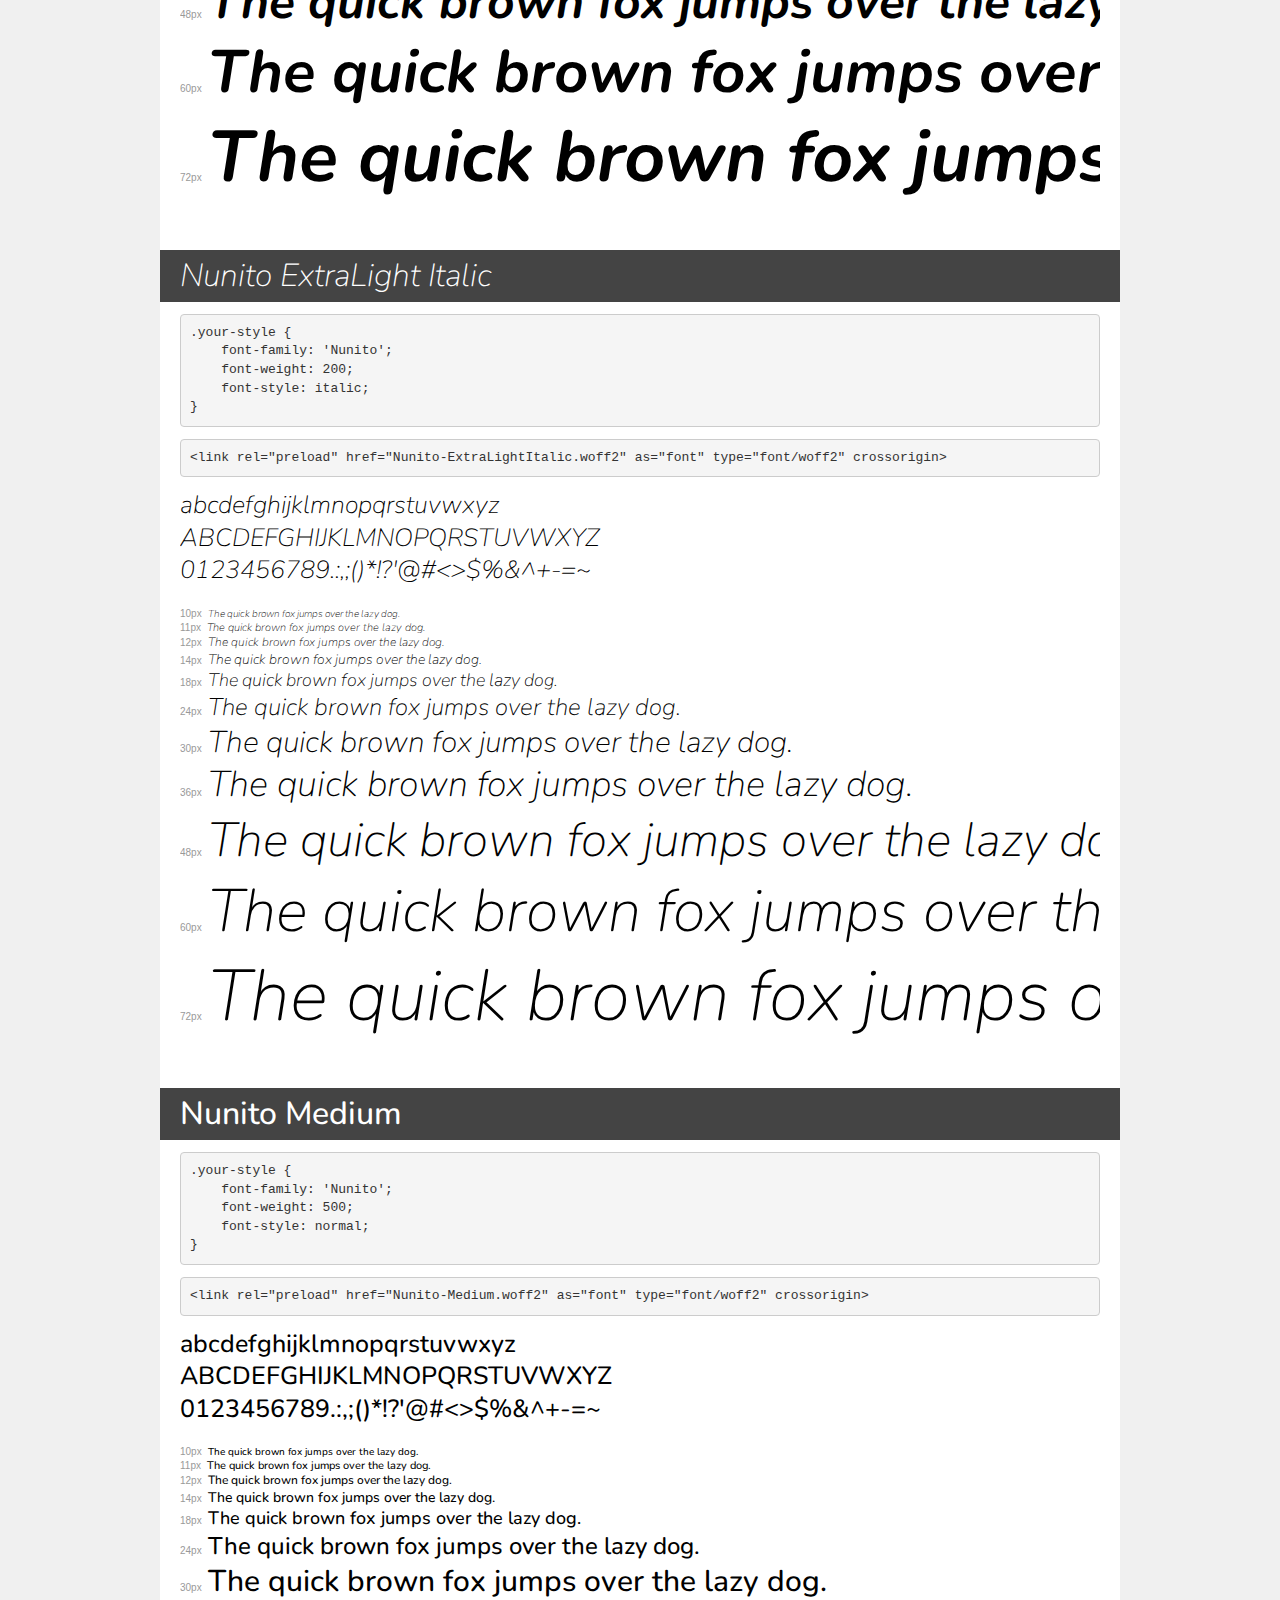
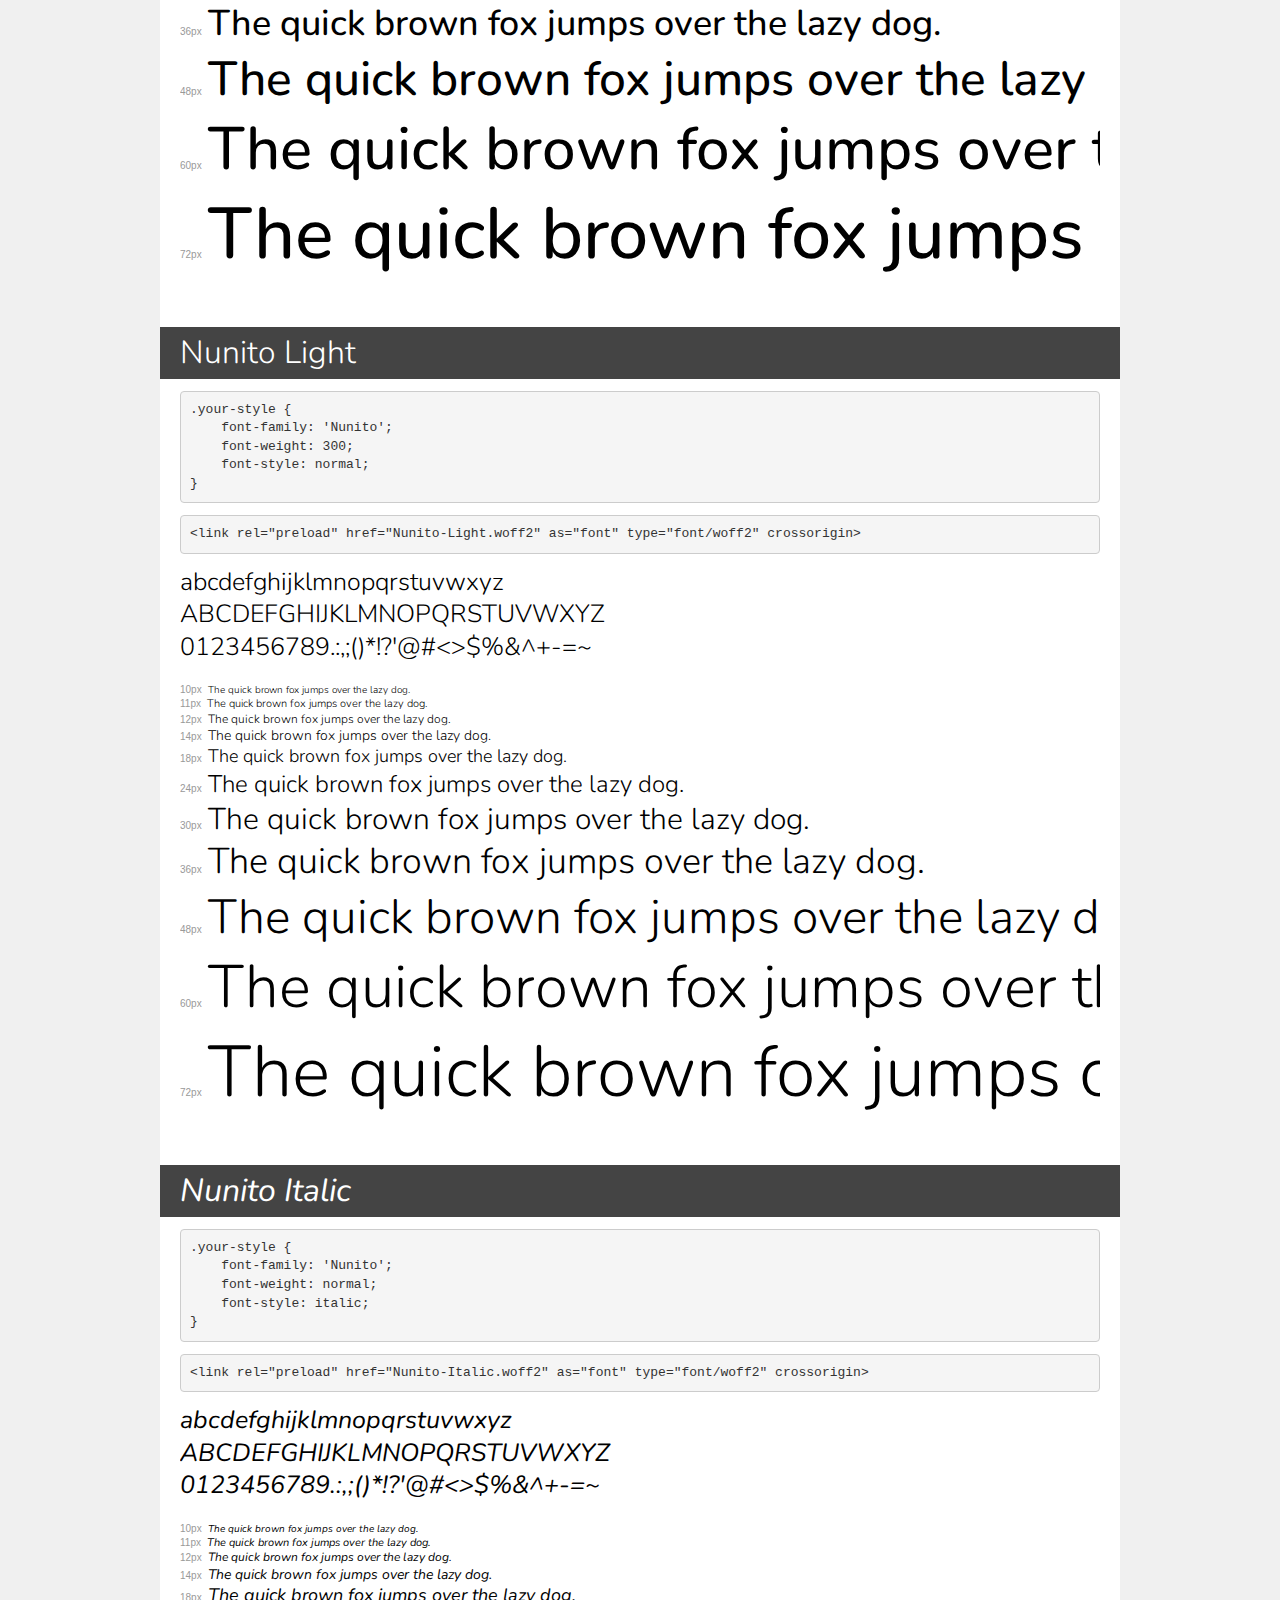
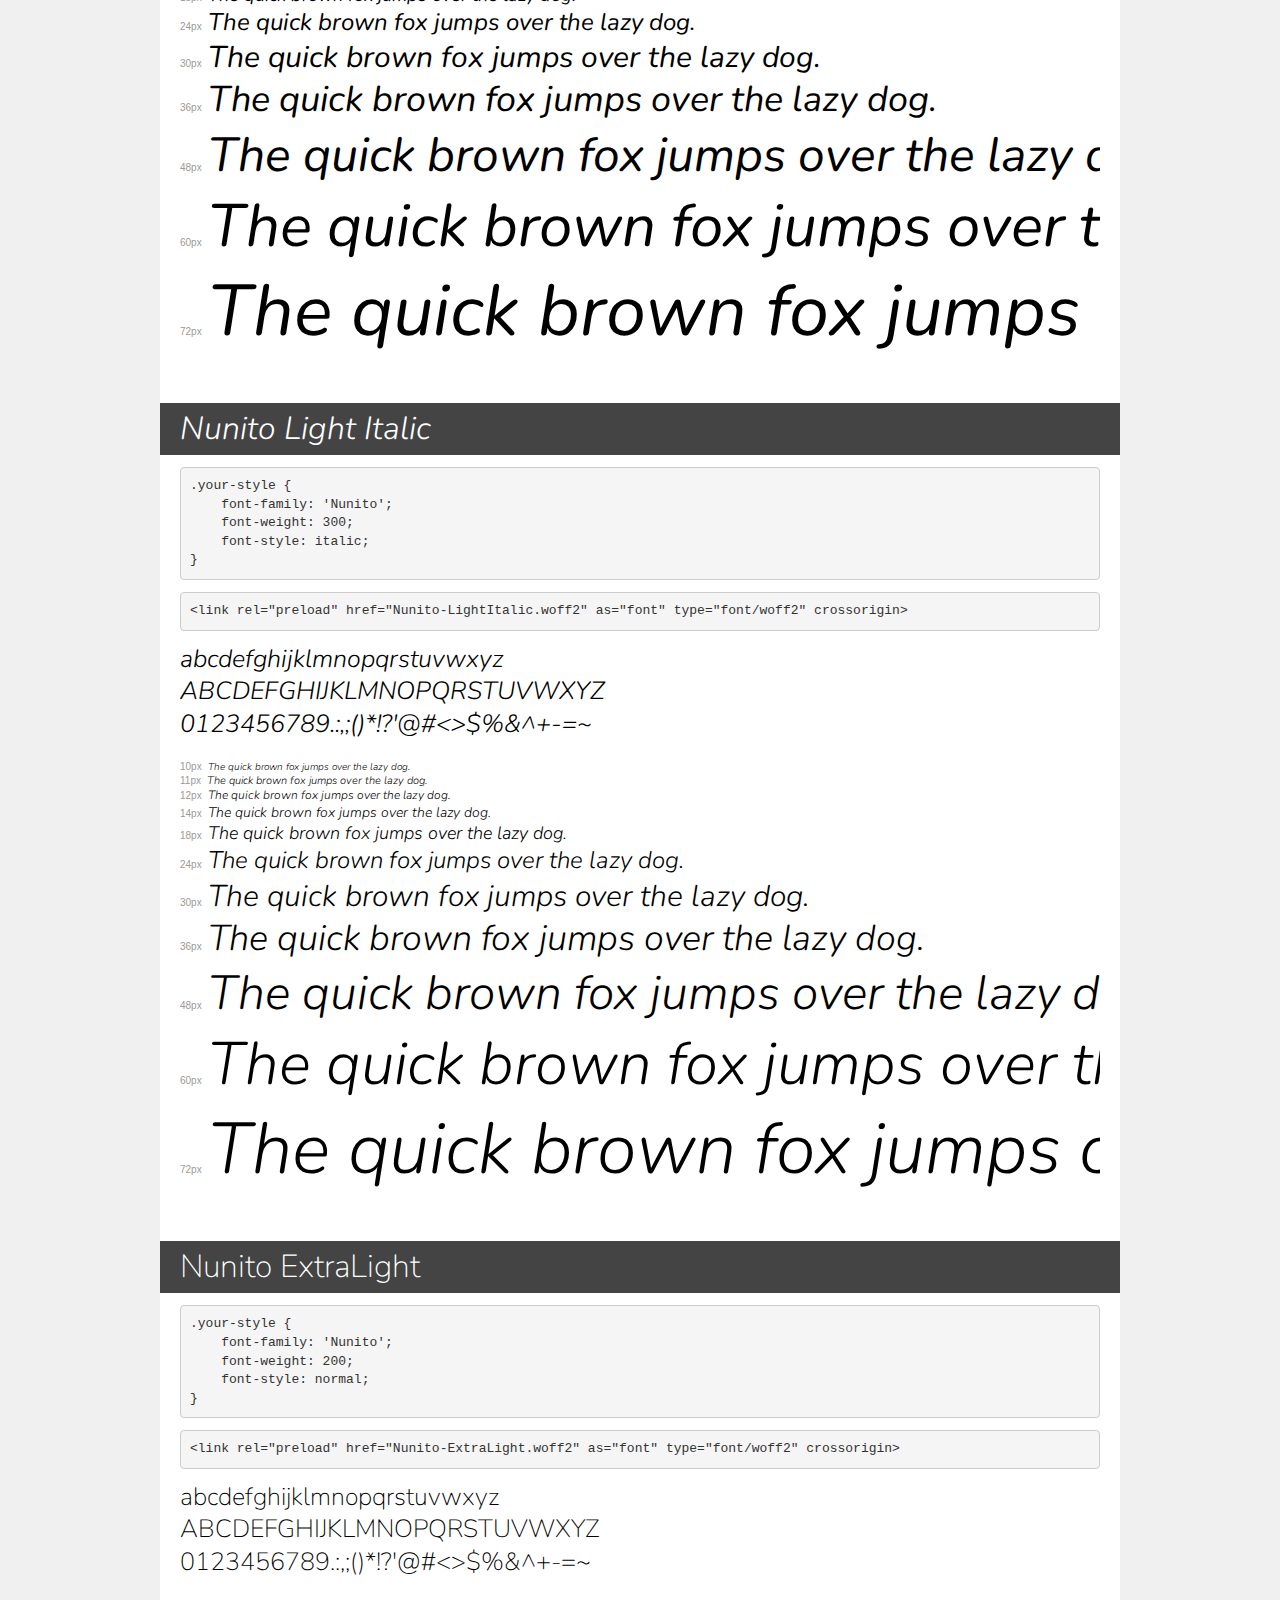
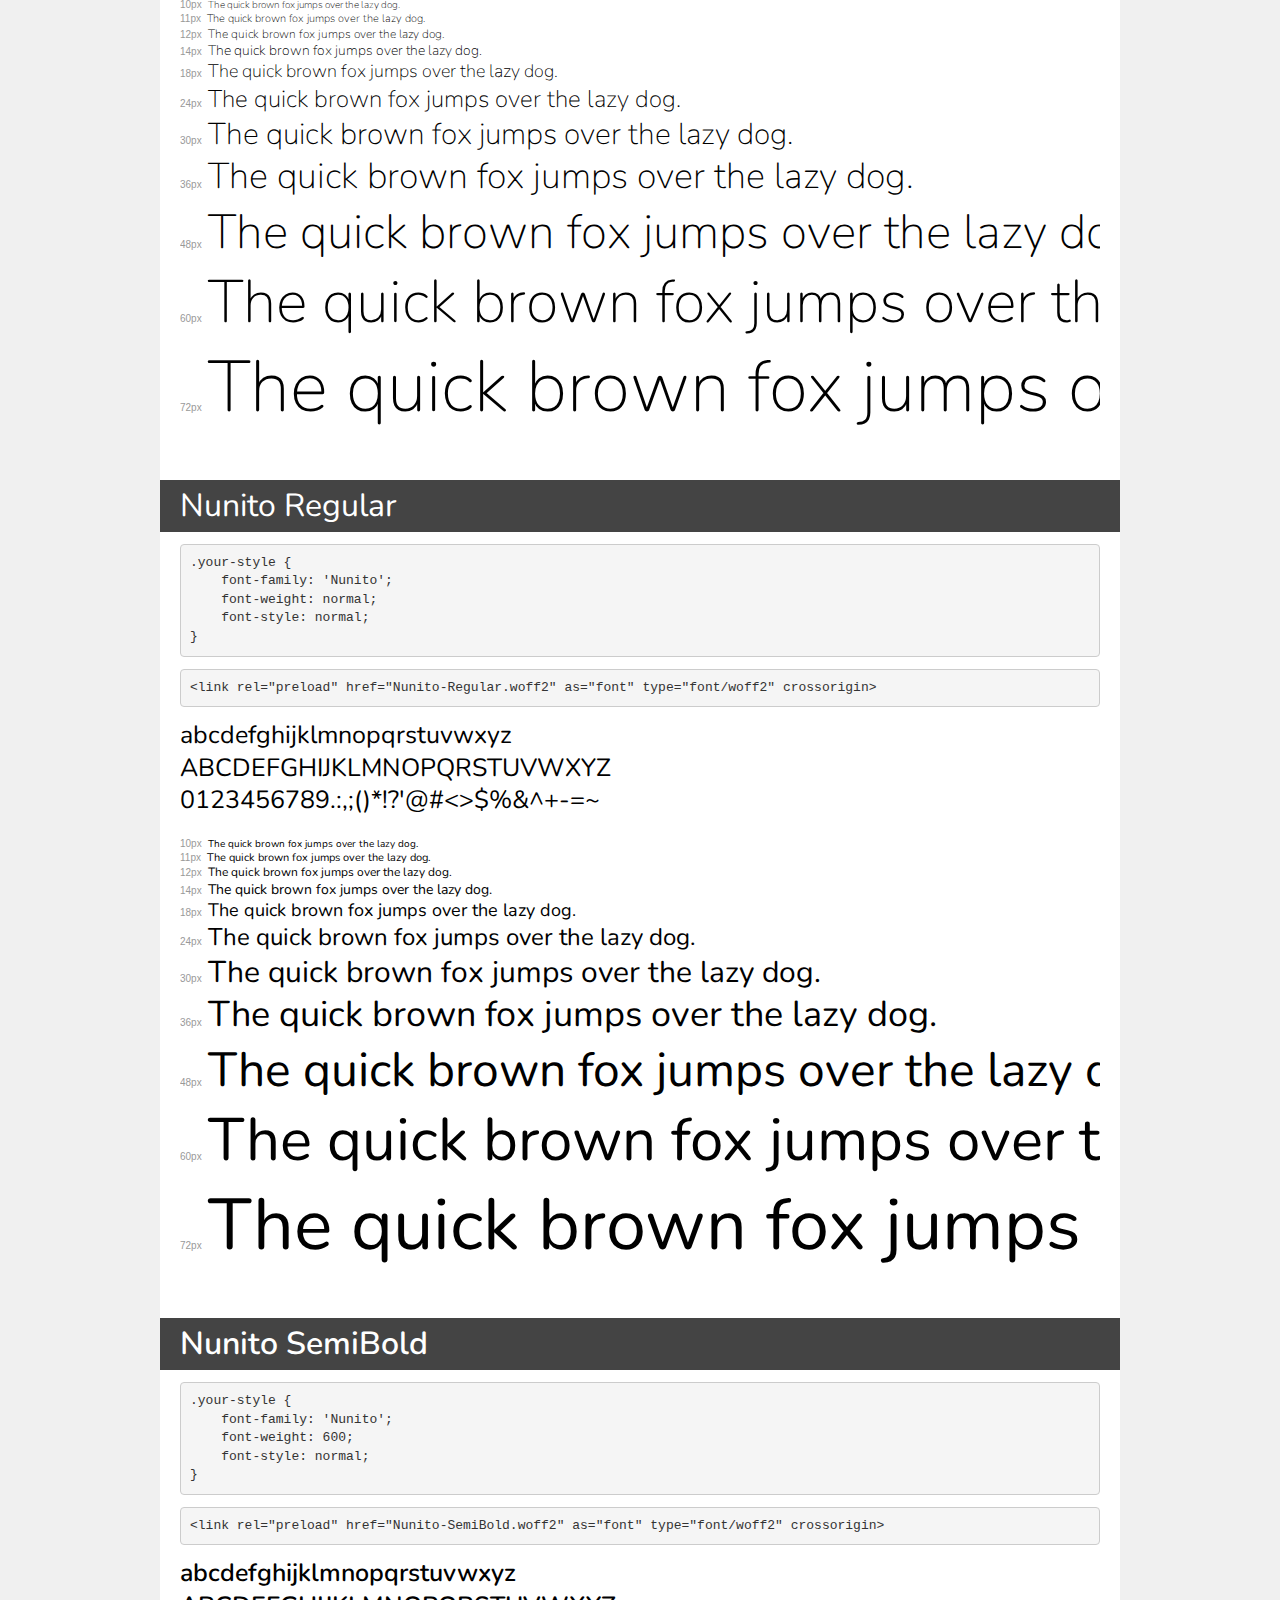
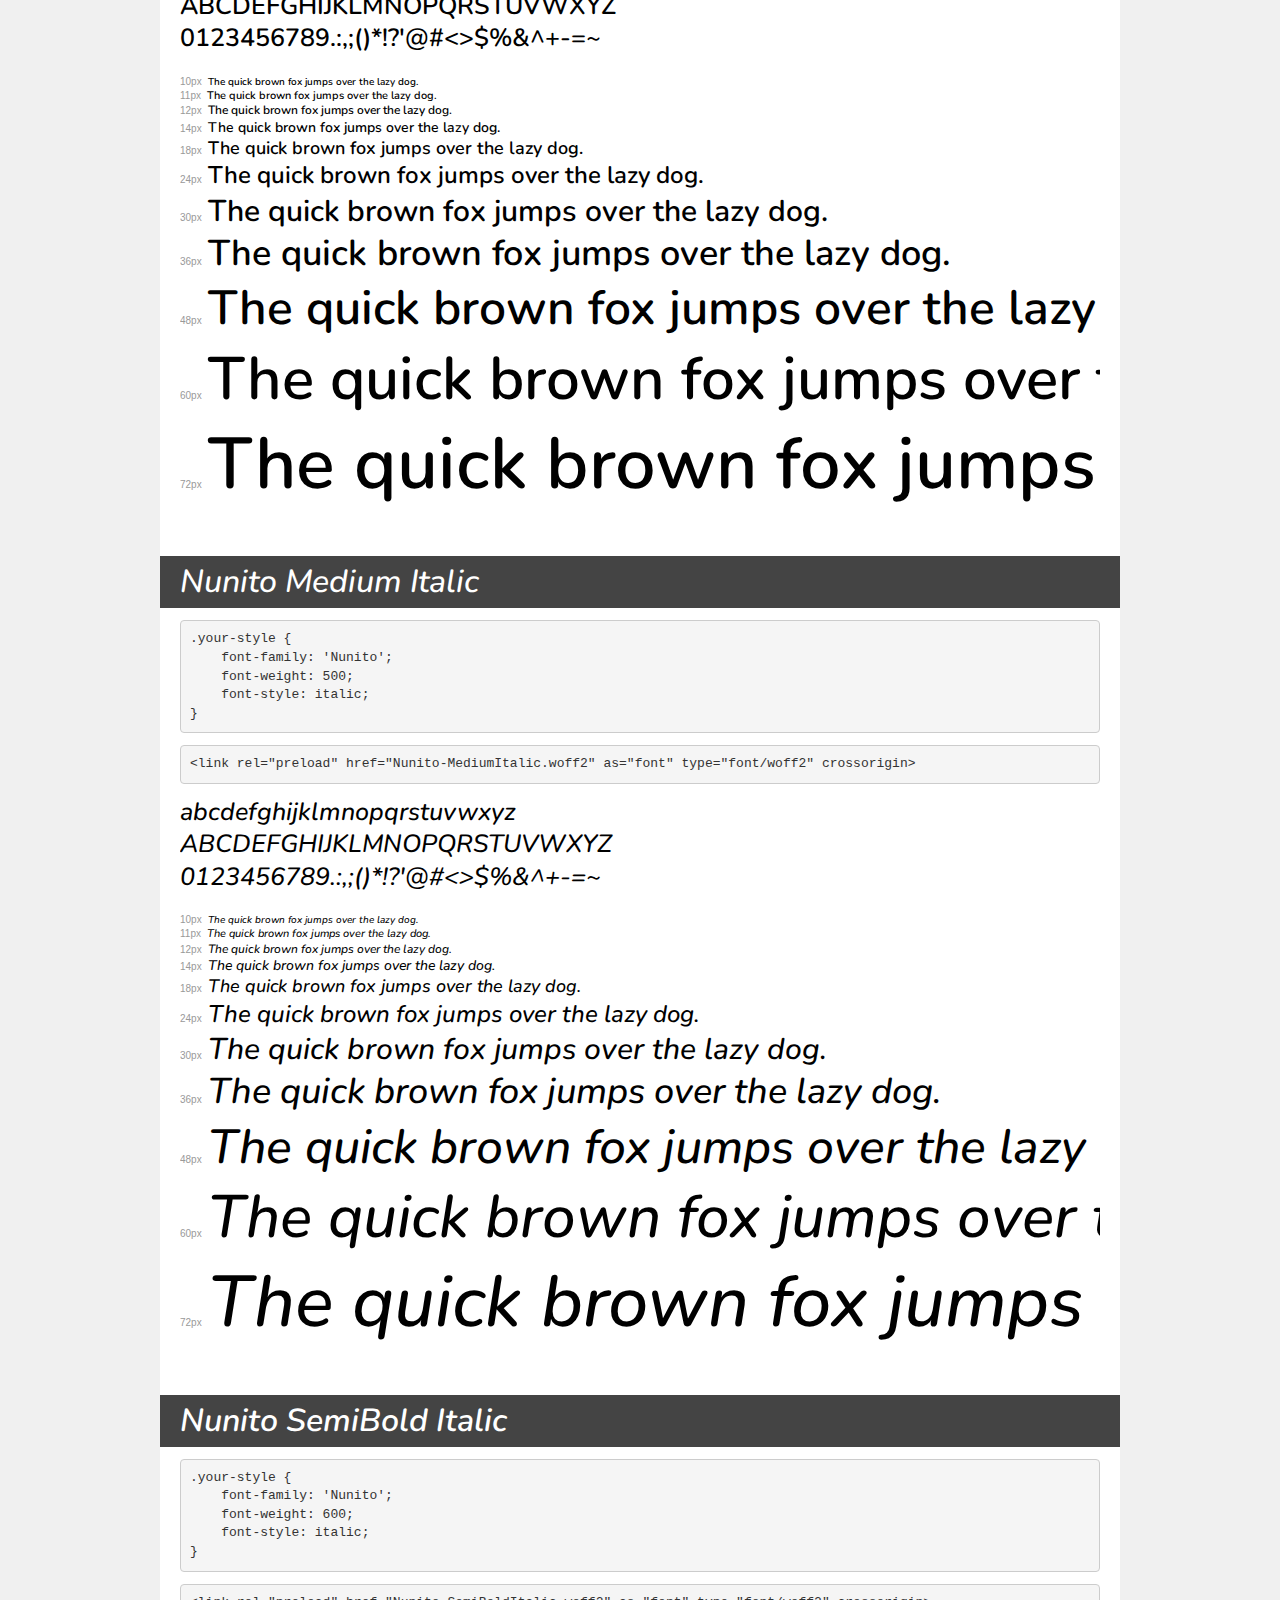
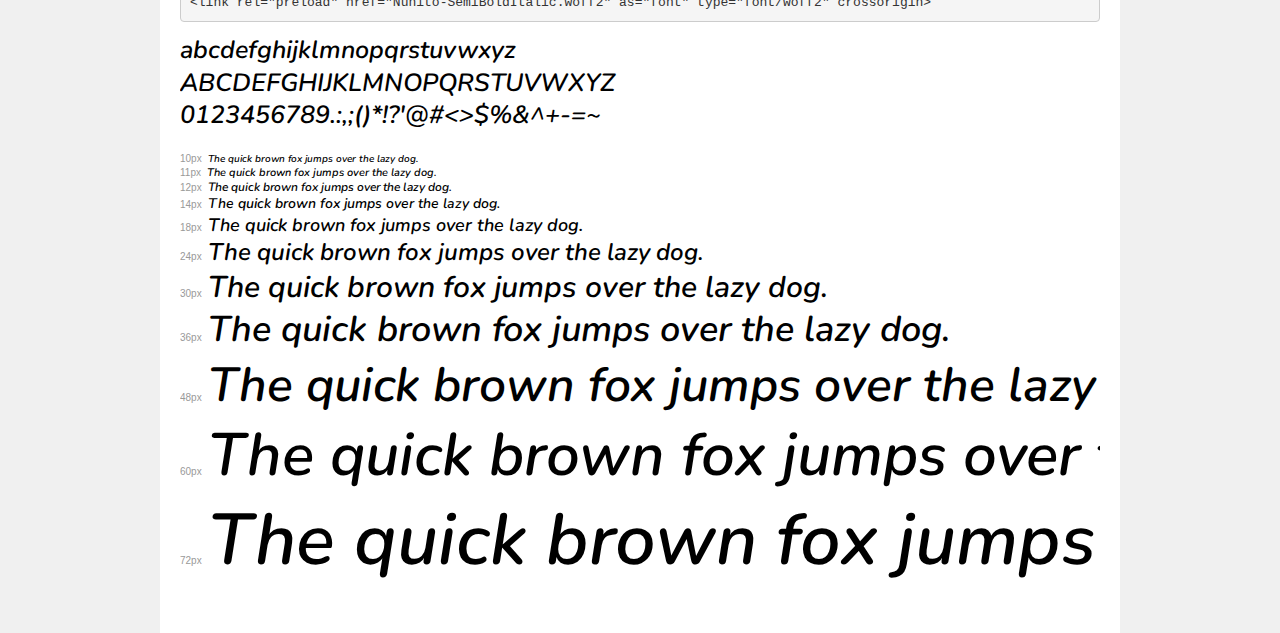
<file: assets/fonts/Nunito-font/demo.html>
<!DOCTYPE html>
<html lang="en">
<head>
    <meta charset="utf-8">
    <meta http-equiv="X-UA-Compatible" content="IE=edge">
    <meta name="viewport" content="width=device-width, initial-scale=1">
    <meta name="robots" content="noindex, noarchive">
    <meta name="format-detection" content="telephone=no">
    <title>Transfonter demo</title>
    <link href="stylesheet.css" rel="stylesheet">
    <style>
        /*
        http://meyerweb.com/eric/tools/css/reset/
        v2.0 | 20110126
        License: none (public domain)
        */
        html, body, div, span, applet, object, iframe,
        h1, h2, h3, h4, h5, h6, p, blockquote, pre,
        a, abbr, acronym, address, big, cite, code,
        del, dfn, em, img, ins, kbd, q, s, samp,
        small, strike, strong, sub, sup, tt, var,
        b, u, i, center,
        dl, dt, dd, ol, ul, li,
        fieldset, form, label, legend,
        table, caption, tbody, tfoot, thead, tr, th, td,
        article, aside, canvas, details, embed,
        figure, figcaption, footer, header, hgroup,
        menu, nav, output, ruby, section, summary,
        time, mark, audio, video {
            margin: 0;
            padding: 0;
            border: 0;
            font-size: 100%;
            font: inherit;
            vertical-align: baseline;
        }
        /* HTML5 display-role reset for older browsers */
        article, aside, details, figcaption, figure,
        footer, header, hgroup, menu, nav, section {
            display: block;
        }
        body {
            line-height: 1;
        }
        ol, ul {
            list-style: none;
        }
        blockquote, q {
            quotes: none;
        }
        blockquote:before, blockquote:after,
        q:before, q:after {
            content: '';
            content: none;
        }
        table {
            border-collapse: collapse;
            border-spacing: 0;
        }
        /* demo styles */
        body {
            background: #f0f0f0;
            color: #000;
        }
        .page {
            background: #fff;
            width: 920px;
            margin: 0 auto;
            padding: 20px 20px 0 20px;
            overflow: hidden;
        }
        .font-container {
            overflow-x: auto;
            overflow-y: hidden;
            margin-bottom: 40px;
            line-height: 1.3;
            white-space: nowrap;
            padding-bottom: 5px;
        }
        h1 {
            position: relative;
            background: #444;
            font-size: 32px;
            color: #fff;
            padding: 10px 20px;
            margin: 0 -20px 12px -20px;
        }
        .letters {
            font-size: 25px;
            margin-bottom: 20px;
        }
        .s10:before {
            content: '10px';
        }
        .s11:before {
            content: '11px';
        }
        .s12:before {
            content: '12px';
        }
        .s14:before {
            content: '14px';
        }
        .s18:before {
            content: '18px';
        }
        .s24:before {
            content: '24px';
        }
        .s30:before {
            content: '30px';
        }
        .s36:before {
            content: '36px';
        }
        .s48:before {
            content: '48px';
        }
        .s60:before {
            content: '60px';
        }
        .s72:before {
            content: '72px';
        }
        .s10:before, .s11:before, .s12:before, .s14:before,
        .s18:before, .s24:before, .s30:before, .s36:before,
        .s48:before, .s60:before, .s72:before {
            font-family: Arial, sans-serif;
            font-size: 10px;
            font-weight: normal;
            font-style: normal;
            color: #999;
            padding-right: 6px;
        }
        pre {
            display: block;
            padding: 9px;
            margin: 0 0 12px;
            font-family: Monaco, Menlo, Consolas, "Courier New", monospace;
            font-size: 13px;
            line-height: 1.428571429;
            color: #333;
            font-weight: normal;
            font-style: normal;
            background-color: #f5f5f5;
            border: 1px solid #ccc;
            overflow-x: auto;
            border-radius: 4px;
        }
        /* responsive */
        @media (max-width: 959px) {
            .page {
                width: auto;
                margin: 0;
            }
        }
    </style>
</head>
<body>
<div class="page">
    <div class="demo">
        <h1 style="font-family: 'Nunito'; font-weight: 900; font-style: normal;">Nunito Black</h1>
        <pre title="Usage">.your-style {
    font-family: 'Nunito';
    font-weight: 900;
    font-style: normal;
}</pre>
        <pre title="Preload (optional)">
&lt;link rel=&quot;preload&quot; href=&quot;Nunito-Black.woff2&quot; as=&quot;font&quot; type=&quot;font/woff2&quot; crossorigin&gt;</pre>
        <div class="font-container" style="font-family: 'Nunito'; font-weight: 900; font-style: normal;">
            <p class="letters">
                abcdefghijklmnopqrstuvwxyz<br>
ABCDEFGHIJKLMNOPQRSTUVWXYZ<br>
                0123456789.:,;()*!?'@#&lt;&gt;$%&^+-=~
            </p>
            <p class="s10" style="font-size: 10px;">The quick brown fox jumps over the lazy dog.</p>
            <p class="s11" style="font-size: 11px;">The quick brown fox jumps over the lazy dog.</p>
            <p class="s12" style="font-size: 12px;">The quick brown fox jumps over the lazy dog.</p>
            <p class="s14" style="font-size: 14px;">The quick brown fox jumps over the lazy dog.</p>
            <p class="s18" style="font-size: 18px;">The quick brown fox jumps over the lazy dog.</p>
            <p class="s24" style="font-size: 24px;">The quick brown fox jumps over the lazy dog.</p>
            <p class="s30" style="font-size: 30px;">The quick brown fox jumps over the lazy dog.</p>
            <p class="s36" style="font-size: 36px;">The quick brown fox jumps over the lazy dog.</p>
            <p class="s48" style="font-size: 48px;">The quick brown fox jumps over the lazy dog.</p>
            <p class="s60" style="font-size: 60px;">The quick brown fox jumps over the lazy dog.</p>
            <p class="s72" style="font-size: 72px;">The quick brown fox jumps over the lazy dog.</p>
        </div>
    </div>

    <div class="demo">
        <h1 style="font-family: 'Nunito'; font-weight: 900; font-style: italic;">Nunito Black Italic</h1>
        <pre title="Usage">.your-style {
    font-family: 'Nunito';
    font-weight: 900;
    font-style: italic;
}</pre>
        <pre title="Preload (optional)">
&lt;link rel=&quot;preload&quot; href=&quot;Nunito-BlackItalic.woff2&quot; as=&quot;font&quot; type=&quot;font/woff2&quot; crossorigin&gt;</pre>
        <div class="font-container" style="font-family: 'Nunito'; font-weight: 900; font-style: italic;">
            <p class="letters">
                abcdefghijklmnopqrstuvwxyz<br>
ABCDEFGHIJKLMNOPQRSTUVWXYZ<br>
                0123456789.:,;()*!?'@#&lt;&gt;$%&^+-=~
            </p>
            <p class="s10" style="font-size: 10px;">The quick brown fox jumps over the lazy dog.</p>
            <p class="s11" style="font-size: 11px;">The quick brown fox jumps over the lazy dog.</p>
            <p class="s12" style="font-size: 12px;">The quick brown fox jumps over the lazy dog.</p>
            <p class="s14" style="font-size: 14px;">The quick brown fox jumps over the lazy dog.</p>
            <p class="s18" style="font-size: 18px;">The quick brown fox jumps over the lazy dog.</p>
            <p class="s24" style="font-size: 24px;">The quick brown fox jumps over the lazy dog.</p>
            <p class="s30" style="font-size: 30px;">The quick brown fox jumps over the lazy dog.</p>
            <p class="s36" style="font-size: 36px;">The quick brown fox jumps over the lazy dog.</p>
            <p class="s48" style="font-size: 48px;">The quick brown fox jumps over the lazy dog.</p>
            <p class="s60" style="font-size: 60px;">The quick brown fox jumps over the lazy dog.</p>
            <p class="s72" style="font-size: 72px;">The quick brown fox jumps over the lazy dog.</p>
        </div>
    </div>

    <div class="demo">
        <h1 style="font-family: 'Nunito'; font-weight: bold; font-style: normal;">Nunito Bold</h1>
        <pre title="Usage">.your-style {
    font-family: 'Nunito';
    font-weight: bold;
    font-style: normal;
}</pre>
        <pre title="Preload (optional)">
&lt;link rel=&quot;preload&quot; href=&quot;Nunito-Bold.woff2&quot; as=&quot;font&quot; type=&quot;font/woff2&quot; crossorigin&gt;</pre>
        <div class="font-container" style="font-family: 'Nunito'; font-weight: bold; font-style: normal;">
            <p class="letters">
                abcdefghijklmnopqrstuvwxyz<br>
ABCDEFGHIJKLMNOPQRSTUVWXYZ<br>
                0123456789.:,;()*!?'@#&lt;&gt;$%&^+-=~
            </p>
            <p class="s10" style="font-size: 10px;">The quick brown fox jumps over the lazy dog.</p>
            <p class="s11" style="font-size: 11px;">The quick brown fox jumps over the lazy dog.</p>
            <p class="s12" style="font-size: 12px;">The quick brown fox jumps over the lazy dog.</p>
            <p class="s14" style="font-size: 14px;">The quick brown fox jumps over the lazy dog.</p>
            <p class="s18" style="font-size: 18px;">The quick brown fox jumps over the lazy dog.</p>
            <p class="s24" style="font-size: 24px;">The quick brown fox jumps over the lazy dog.</p>
            <p class="s30" style="font-size: 30px;">The quick brown fox jumps over the lazy dog.</p>
            <p class="s36" style="font-size: 36px;">The quick brown fox jumps over the lazy dog.</p>
            <p class="s48" style="font-size: 48px;">The quick brown fox jumps over the lazy dog.</p>
            <p class="s60" style="font-size: 60px;">The quick brown fox jumps over the lazy dog.</p>
            <p class="s72" style="font-size: 72px;">The quick brown fox jumps over the lazy dog.</p>
        </div>
    </div>

    <div class="demo">
        <h1 style="font-family: 'Nunito'; font-weight: bold; font-style: italic;">Nunito ExtraBold Italic</h1>
        <pre title="Usage">.your-style {
    font-family: 'Nunito';
    font-weight: bold;
    font-style: italic;
}</pre>
        <pre title="Preload (optional)">
&lt;link rel=&quot;preload&quot; href=&quot;Nunito-ExtraBoldItalic.woff2&quot; as=&quot;font&quot; type=&quot;font/woff2&quot; crossorigin&gt;</pre>
        <div class="font-container" style="font-family: 'Nunito'; font-weight: bold; font-style: italic;">
            <p class="letters">
                abcdefghijklmnopqrstuvwxyz<br>
ABCDEFGHIJKLMNOPQRSTUVWXYZ<br>
                0123456789.:,;()*!?'@#&lt;&gt;$%&^+-=~
            </p>
            <p class="s10" style="font-size: 10px;">The quick brown fox jumps over the lazy dog.</p>
            <p class="s11" style="font-size: 11px;">The quick brown fox jumps over the lazy dog.</p>
            <p class="s12" style="font-size: 12px;">The quick brown fox jumps over the lazy dog.</p>
            <p class="s14" style="font-size: 14px;">The quick brown fox jumps over the lazy dog.</p>
            <p class="s18" style="font-size: 18px;">The quick brown fox jumps over the lazy dog.</p>
            <p class="s24" style="font-size: 24px;">The quick brown fox jumps over the lazy dog.</p>
            <p class="s30" style="font-size: 30px;">The quick brown fox jumps over the lazy dog.</p>
            <p class="s36" style="font-size: 36px;">The quick brown fox jumps over the lazy dog.</p>
            <p class="s48" style="font-size: 48px;">The quick brown fox jumps over the lazy dog.</p>
            <p class="s60" style="font-size: 60px;">The quick brown fox jumps over the lazy dog.</p>
            <p class="s72" style="font-size: 72px;">The quick brown fox jumps over the lazy dog.</p>
        </div>
    </div>

    <div class="demo">
        <h1 style="font-family: 'Nunito'; font-weight: bold; font-style: normal;">Nunito ExtraBold</h1>
        <pre title="Usage">.your-style {
    font-family: 'Nunito';
    font-weight: bold;
    font-style: normal;
}</pre>
        <pre title="Preload (optional)">
&lt;link rel=&quot;preload&quot; href=&quot;Nunito-ExtraBold.woff2&quot; as=&quot;font&quot; type=&quot;font/woff2&quot; crossorigin&gt;</pre>
        <div class="font-container" style="font-family: 'Nunito'; font-weight: bold; font-style: normal;">
            <p class="letters">
                abcdefghijklmnopqrstuvwxyz<br>
ABCDEFGHIJKLMNOPQRSTUVWXYZ<br>
                0123456789.:,;()*!?'@#&lt;&gt;$%&^+-=~
            </p>
            <p class="s10" style="font-size: 10px;">The quick brown fox jumps over the lazy dog.</p>
            <p class="s11" style="font-size: 11px;">The quick brown fox jumps over the lazy dog.</p>
            <p class="s12" style="font-size: 12px;">The quick brown fox jumps over the lazy dog.</p>
            <p class="s14" style="font-size: 14px;">The quick brown fox jumps over the lazy dog.</p>
            <p class="s18" style="font-size: 18px;">The quick brown fox jumps over the lazy dog.</p>
            <p class="s24" style="font-size: 24px;">The quick brown fox jumps over the lazy dog.</p>
            <p class="s30" style="font-size: 30px;">The quick brown fox jumps over the lazy dog.</p>
            <p class="s36" style="font-size: 36px;">The quick brown fox jumps over the lazy dog.</p>
            <p class="s48" style="font-size: 48px;">The quick brown fox jumps over the lazy dog.</p>
            <p class="s60" style="font-size: 60px;">The quick brown fox jumps over the lazy dog.</p>
            <p class="s72" style="font-size: 72px;">The quick brown fox jumps over the lazy dog.</p>
        </div>
    </div>

    <div class="demo">
        <h1 style="font-family: 'Nunito'; font-weight: bold; font-style: italic;">Nunito Bold Italic</h1>
        <pre title="Usage">.your-style {
    font-family: 'Nunito';
    font-weight: bold;
    font-style: italic;
}</pre>
        <pre title="Preload (optional)">
&lt;link rel=&quot;preload&quot; href=&quot;Nunito-BoldItalic.woff2&quot; as=&quot;font&quot; type=&quot;font/woff2&quot; crossorigin&gt;</pre>
        <div class="font-container" style="font-family: 'Nunito'; font-weight: bold; font-style: italic;">
            <p class="letters">
                abcdefghijklmnopqrstuvwxyz<br>
ABCDEFGHIJKLMNOPQRSTUVWXYZ<br>
                0123456789.:,;()*!?'@#&lt;&gt;$%&^+-=~
            </p>
            <p class="s10" style="font-size: 10px;">The quick brown fox jumps over the lazy dog.</p>
            <p class="s11" style="font-size: 11px;">The quick brown fox jumps over the lazy dog.</p>
            <p class="s12" style="font-size: 12px;">The quick brown fox jumps over the lazy dog.</p>
            <p class="s14" style="font-size: 14px;">The quick brown fox jumps over the lazy dog.</p>
            <p class="s18" style="font-size: 18px;">The quick brown fox jumps over the lazy dog.</p>
            <p class="s24" style="font-size: 24px;">The quick brown fox jumps over the lazy dog.</p>
            <p class="s30" style="font-size: 30px;">The quick brown fox jumps over the lazy dog.</p>
            <p class="s36" style="font-size: 36px;">The quick brown fox jumps over the lazy dog.</p>
            <p class="s48" style="font-size: 48px;">The quick brown fox jumps over the lazy dog.</p>
            <p class="s60" style="font-size: 60px;">The quick brown fox jumps over the lazy dog.</p>
            <p class="s72" style="font-size: 72px;">The quick brown fox jumps over the lazy dog.</p>
        </div>
    </div>

    <div class="demo">
        <h1 style="font-family: 'Nunito'; font-weight: 200; font-style: italic;">Nunito ExtraLight Italic</h1>
        <pre title="Usage">.your-style {
    font-family: 'Nunito';
    font-weight: 200;
    font-style: italic;
}</pre>
        <pre title="Preload (optional)">
&lt;link rel=&quot;preload&quot; href=&quot;Nunito-ExtraLightItalic.woff2&quot; as=&quot;font&quot; type=&quot;font/woff2&quot; crossorigin&gt;</pre>
        <div class="font-container" style="font-family: 'Nunito'; font-weight: 200; font-style: italic;">
            <p class="letters">
                abcdefghijklmnopqrstuvwxyz<br>
ABCDEFGHIJKLMNOPQRSTUVWXYZ<br>
                0123456789.:,;()*!?'@#&lt;&gt;$%&^+-=~
            </p>
            <p class="s10" style="font-size: 10px;">The quick brown fox jumps over the lazy dog.</p>
            <p class="s11" style="font-size: 11px;">The quick brown fox jumps over the lazy dog.</p>
            <p class="s12" style="font-size: 12px;">The quick brown fox jumps over the lazy dog.</p>
            <p class="s14" style="font-size: 14px;">The quick brown fox jumps over the lazy dog.</p>
            <p class="s18" style="font-size: 18px;">The quick brown fox jumps over the lazy dog.</p>
            <p class="s24" style="font-size: 24px;">The quick brown fox jumps over the lazy dog.</p>
            <p class="s30" style="font-size: 30px;">The quick brown fox jumps over the lazy dog.</p>
            <p class="s36" style="font-size: 36px;">The quick brown fox jumps over the lazy dog.</p>
            <p class="s48" style="font-size: 48px;">The quick brown fox jumps over the lazy dog.</p>
            <p class="s60" style="font-size: 60px;">The quick brown fox jumps over the lazy dog.</p>
            <p class="s72" style="font-size: 72px;">The quick brown fox jumps over the lazy dog.</p>
        </div>
    </div>

    <div class="demo">
        <h1 style="font-family: 'Nunito'; font-weight: 500; font-style: normal;">Nunito Medium</h1>
        <pre title="Usage">.your-style {
    font-family: 'Nunito';
    font-weight: 500;
    font-style: normal;
}</pre>
        <pre title="Preload (optional)">
&lt;link rel=&quot;preload&quot; href=&quot;Nunito-Medium.woff2&quot; as=&quot;font&quot; type=&quot;font/woff2&quot; crossorigin&gt;</pre>
        <div class="font-container" style="font-family: 'Nunito'; font-weight: 500; font-style: normal;">
            <p class="letters">
                abcdefghijklmnopqrstuvwxyz<br>
ABCDEFGHIJKLMNOPQRSTUVWXYZ<br>
                0123456789.:,;()*!?'@#&lt;&gt;$%&^+-=~
            </p>
            <p class="s10" style="font-size: 10px;">The quick brown fox jumps over the lazy dog.</p>
            <p class="s11" style="font-size: 11px;">The quick brown fox jumps over the lazy dog.</p>
            <p class="s12" style="font-size: 12px;">The quick brown fox jumps over the lazy dog.</p>
            <p class="s14" style="font-size: 14px;">The quick brown fox jumps over the lazy dog.</p>
            <p class="s18" style="font-size: 18px;">The quick brown fox jumps over the lazy dog.</p>
            <p class="s24" style="font-size: 24px;">The quick brown fox jumps over the lazy dog.</p>
            <p class="s30" style="font-size: 30px;">The quick brown fox jumps over the lazy dog.</p>
            <p class="s36" style="font-size: 36px;">The quick brown fox jumps over the lazy dog.</p>
            <p class="s48" style="font-size: 48px;">The quick brown fox jumps over the lazy dog.</p>
            <p class="s60" style="font-size: 60px;">The quick brown fox jumps over the lazy dog.</p>
            <p class="s72" style="font-size: 72px;">The quick brown fox jumps over the lazy dog.</p>
        </div>
    </div>

    <div class="demo">
        <h1 style="font-family: 'Nunito'; font-weight: 300; font-style: normal;">Nunito Light</h1>
        <pre title="Usage">.your-style {
    font-family: 'Nunito';
    font-weight: 300;
    font-style: normal;
}</pre>
        <pre title="Preload (optional)">
&lt;link rel=&quot;preload&quot; href=&quot;Nunito-Light.woff2&quot; as=&quot;font&quot; type=&quot;font/woff2&quot; crossorigin&gt;</pre>
        <div class="font-container" style="font-family: 'Nunito'; font-weight: 300; font-style: normal;">
            <p class="letters">
                abcdefghijklmnopqrstuvwxyz<br>
ABCDEFGHIJKLMNOPQRSTUVWXYZ<br>
                0123456789.:,;()*!?'@#&lt;&gt;$%&^+-=~
            </p>
            <p class="s10" style="font-size: 10px;">The quick brown fox jumps over the lazy dog.</p>
            <p class="s11" style="font-size: 11px;">The quick brown fox jumps over the lazy dog.</p>
            <p class="s12" style="font-size: 12px;">The quick brown fox jumps over the lazy dog.</p>
            <p class="s14" style="font-size: 14px;">The quick brown fox jumps over the lazy dog.</p>
            <p class="s18" style="font-size: 18px;">The quick brown fox jumps over the lazy dog.</p>
            <p class="s24" style="font-size: 24px;">The quick brown fox jumps over the lazy dog.</p>
            <p class="s30" style="font-size: 30px;">The quick brown fox jumps over the lazy dog.</p>
            <p class="s36" style="font-size: 36px;">The quick brown fox jumps over the lazy dog.</p>
            <p class="s48" style="font-size: 48px;">The quick brown fox jumps over the lazy dog.</p>
            <p class="s60" style="font-size: 60px;">The quick brown fox jumps over the lazy dog.</p>
            <p class="s72" style="font-size: 72px;">The quick brown fox jumps over the lazy dog.</p>
        </div>
    </div>

    <div class="demo">
        <h1 style="font-family: 'Nunito'; font-weight: normal; font-style: italic;">Nunito Italic</h1>
        <pre title="Usage">.your-style {
    font-family: 'Nunito';
    font-weight: normal;
    font-style: italic;
}</pre>
        <pre title="Preload (optional)">
&lt;link rel=&quot;preload&quot; href=&quot;Nunito-Italic.woff2&quot; as=&quot;font&quot; type=&quot;font/woff2&quot; crossorigin&gt;</pre>
        <div class="font-container" style="font-family: 'Nunito'; font-weight: normal; font-style: italic;">
            <p class="letters">
                abcdefghijklmnopqrstuvwxyz<br>
ABCDEFGHIJKLMNOPQRSTUVWXYZ<br>
                0123456789.:,;()*!?'@#&lt;&gt;$%&^+-=~
            </p>
            <p class="s10" style="font-size: 10px;">The quick brown fox jumps over the lazy dog.</p>
            <p class="s11" style="font-size: 11px;">The quick brown fox jumps over the lazy dog.</p>
            <p class="s12" style="font-size: 12px;">The quick brown fox jumps over the lazy dog.</p>
            <p class="s14" style="font-size: 14px;">The quick brown fox jumps over the lazy dog.</p>
            <p class="s18" style="font-size: 18px;">The quick brown fox jumps over the lazy dog.</p>
            <p class="s24" style="font-size: 24px;">The quick brown fox jumps over the lazy dog.</p>
            <p class="s30" style="font-size: 30px;">The quick brown fox jumps over the lazy dog.</p>
            <p class="s36" style="font-size: 36px;">The quick brown fox jumps over the lazy dog.</p>
            <p class="s48" style="font-size: 48px;">The quick brown fox jumps over the lazy dog.</p>
            <p class="s60" style="font-size: 60px;">The quick brown fox jumps over the lazy dog.</p>
            <p class="s72" style="font-size: 72px;">The quick brown fox jumps over the lazy dog.</p>
        </div>
    </div>

    <div class="demo">
        <h1 style="font-family: 'Nunito'; font-weight: 300; font-style: italic;">Nunito Light Italic</h1>
        <pre title="Usage">.your-style {
    font-family: 'Nunito';
    font-weight: 300;
    font-style: italic;
}</pre>
        <pre title="Preload (optional)">
&lt;link rel=&quot;preload&quot; href=&quot;Nunito-LightItalic.woff2&quot; as=&quot;font&quot; type=&quot;font/woff2&quot; crossorigin&gt;</pre>
        <div class="font-container" style="font-family: 'Nunito'; font-weight: 300; font-style: italic;">
            <p class="letters">
                abcdefghijklmnopqrstuvwxyz<br>
ABCDEFGHIJKLMNOPQRSTUVWXYZ<br>
                0123456789.:,;()*!?'@#&lt;&gt;$%&^+-=~
            </p>
            <p class="s10" style="font-size: 10px;">The quick brown fox jumps over the lazy dog.</p>
            <p class="s11" style="font-size: 11px;">The quick brown fox jumps over the lazy dog.</p>
            <p class="s12" style="font-size: 12px;">The quick brown fox jumps over the lazy dog.</p>
            <p class="s14" style="font-size: 14px;">The quick brown fox jumps over the lazy dog.</p>
            <p class="s18" style="font-size: 18px;">The quick brown fox jumps over the lazy dog.</p>
            <p class="s24" style="font-size: 24px;">The quick brown fox jumps over the lazy dog.</p>
            <p class="s30" style="font-size: 30px;">The quick brown fox jumps over the lazy dog.</p>
            <p class="s36" style="font-size: 36px;">The quick brown fox jumps over the lazy dog.</p>
            <p class="s48" style="font-size: 48px;">The quick brown fox jumps over the lazy dog.</p>
            <p class="s60" style="font-size: 60px;">The quick brown fox jumps over the lazy dog.</p>
            <p class="s72" style="font-size: 72px;">The quick brown fox jumps over the lazy dog.</p>
        </div>
    </div>

    <div class="demo">
        <h1 style="font-family: 'Nunito'; font-weight: 200; font-style: normal;">Nunito ExtraLight</h1>
        <pre title="Usage">.your-style {
    font-family: 'Nunito';
    font-weight: 200;
    font-style: normal;
}</pre>
        <pre title="Preload (optional)">
&lt;link rel=&quot;preload&quot; href=&quot;Nunito-ExtraLight.woff2&quot; as=&quot;font&quot; type=&quot;font/woff2&quot; crossorigin&gt;</pre>
        <div class="font-container" style="font-family: 'Nunito'; font-weight: 200; font-style: normal;">
            <p class="letters">
                abcdefghijklmnopqrstuvwxyz<br>
ABCDEFGHIJKLMNOPQRSTUVWXYZ<br>
                0123456789.:,;()*!?'@#&lt;&gt;$%&^+-=~
            </p>
            <p class="s10" style="font-size: 10px;">The quick brown fox jumps over the lazy dog.</p>
            <p class="s11" style="font-size: 11px;">The quick brown fox jumps over the lazy dog.</p>
            <p class="s12" style="font-size: 12px;">The quick brown fox jumps over the lazy dog.</p>
            <p class="s14" style="font-size: 14px;">The quick brown fox jumps over the lazy dog.</p>
            <p class="s18" style="font-size: 18px;">The quick brown fox jumps over the lazy dog.</p>
            <p class="s24" style="font-size: 24px;">The quick brown fox jumps over the lazy dog.</p>
            <p class="s30" style="font-size: 30px;">The quick brown fox jumps over the lazy dog.</p>
            <p class="s36" style="font-size: 36px;">The quick brown fox jumps over the lazy dog.</p>
            <p class="s48" style="font-size: 48px;">The quick brown fox jumps over the lazy dog.</p>
            <p class="s60" style="font-size: 60px;">The quick brown fox jumps over the lazy dog.</p>
            <p class="s72" style="font-size: 72px;">The quick brown fox jumps over the lazy dog.</p>
        </div>
    </div>

    <div class="demo">
        <h1 style="font-family: 'Nunito'; font-weight: normal; font-style: normal;">Nunito Regular</h1>
        <pre title="Usage">.your-style {
    font-family: 'Nunito';
    font-weight: normal;
    font-style: normal;
}</pre>
        <pre title="Preload (optional)">
&lt;link rel=&quot;preload&quot; href=&quot;Nunito-Regular.woff2&quot; as=&quot;font&quot; type=&quot;font/woff2&quot; crossorigin&gt;</pre>
        <div class="font-container" style="font-family: 'Nunito'; font-weight: normal; font-style: normal;">
            <p class="letters">
                abcdefghijklmnopqrstuvwxyz<br>
ABCDEFGHIJKLMNOPQRSTUVWXYZ<br>
                0123456789.:,;()*!?'@#&lt;&gt;$%&^+-=~
            </p>
            <p class="s10" style="font-size: 10px;">The quick brown fox jumps over the lazy dog.</p>
            <p class="s11" style="font-size: 11px;">The quick brown fox jumps over the lazy dog.</p>
            <p class="s12" style="font-size: 12px;">The quick brown fox jumps over the lazy dog.</p>
            <p class="s14" style="font-size: 14px;">The quick brown fox jumps over the lazy dog.</p>
            <p class="s18" style="font-size: 18px;">The quick brown fox jumps over the lazy dog.</p>
            <p class="s24" style="font-size: 24px;">The quick brown fox jumps over the lazy dog.</p>
            <p class="s30" style="font-size: 30px;">The quick brown fox jumps over the lazy dog.</p>
            <p class="s36" style="font-size: 36px;">The quick brown fox jumps over the lazy dog.</p>
            <p class="s48" style="font-size: 48px;">The quick brown fox jumps over the lazy dog.</p>
            <p class="s60" style="font-size: 60px;">The quick brown fox jumps over the lazy dog.</p>
            <p class="s72" style="font-size: 72px;">The quick brown fox jumps over the lazy dog.</p>
        </div>
    </div>

    <div class="demo">
        <h1 style="font-family: 'Nunito'; font-weight: 600; font-style: normal;">Nunito SemiBold</h1>
        <pre title="Usage">.your-style {
    font-family: 'Nunito';
    font-weight: 600;
    font-style: normal;
}</pre>
        <pre title="Preload (optional)">
&lt;link rel=&quot;preload&quot; href=&quot;Nunito-SemiBold.woff2&quot; as=&quot;font&quot; type=&quot;font/woff2&quot; crossorigin&gt;</pre>
        <div class="font-container" style="font-family: 'Nunito'; font-weight: 600; font-style: normal;">
            <p class="letters">
                abcdefghijklmnopqrstuvwxyz<br>
ABCDEFGHIJKLMNOPQRSTUVWXYZ<br>
                0123456789.:,;()*!?'@#&lt;&gt;$%&^+-=~
            </p>
            <p class="s10" style="font-size: 10px;">The quick brown fox jumps over the lazy dog.</p>
            <p class="s11" style="font-size: 11px;">The quick brown fox jumps over the lazy dog.</p>
            <p class="s12" style="font-size: 12px;">The quick brown fox jumps over the lazy dog.</p>
            <p class="s14" style="font-size: 14px;">The quick brown fox jumps over the lazy dog.</p>
            <p class="s18" style="font-size: 18px;">The quick brown fox jumps over the lazy dog.</p>
            <p class="s24" style="font-size: 24px;">The quick brown fox jumps over the lazy dog.</p>
            <p class="s30" style="font-size: 30px;">The quick brown fox jumps over the lazy dog.</p>
            <p class="s36" style="font-size: 36px;">The quick brown fox jumps over the lazy dog.</p>
            <p class="s48" style="font-size: 48px;">The quick brown fox jumps over the lazy dog.</p>
            <p class="s60" style="font-size: 60px;">The quick brown fox jumps over the lazy dog.</p>
            <p class="s72" style="font-size: 72px;">The quick brown fox jumps over the lazy dog.</p>
        </div>
    </div>

    <div class="demo">
        <h1 style="font-family: 'Nunito'; font-weight: 500; font-style: italic;">Nunito Medium Italic</h1>
        <pre title="Usage">.your-style {
    font-family: 'Nunito';
    font-weight: 500;
    font-style: italic;
}</pre>
        <pre title="Preload (optional)">
&lt;link rel=&quot;preload&quot; href=&quot;Nunito-MediumItalic.woff2&quot; as=&quot;font&quot; type=&quot;font/woff2&quot; crossorigin&gt;</pre>
        <div class="font-container" style="font-family: 'Nunito'; font-weight: 500; font-style: italic;">
            <p class="letters">
                abcdefghijklmnopqrstuvwxyz<br>
ABCDEFGHIJKLMNOPQRSTUVWXYZ<br>
                0123456789.:,;()*!?'@#&lt;&gt;$%&^+-=~
            </p>
            <p class="s10" style="font-size: 10px;">The quick brown fox jumps over the lazy dog.</p>
            <p class="s11" style="font-size: 11px;">The quick brown fox jumps over the lazy dog.</p>
            <p class="s12" style="font-size: 12px;">The quick brown fox jumps over the lazy dog.</p>
            <p class="s14" style="font-size: 14px;">The quick brown fox jumps over the lazy dog.</p>
            <p class="s18" style="font-size: 18px;">The quick brown fox jumps over the lazy dog.</p>
            <p class="s24" style="font-size: 24px;">The quick brown fox jumps over the lazy dog.</p>
            <p class="s30" style="font-size: 30px;">The quick brown fox jumps over the lazy dog.</p>
            <p class="s36" style="font-size: 36px;">The quick brown fox jumps over the lazy dog.</p>
            <p class="s48" style="font-size: 48px;">The quick brown fox jumps over the lazy dog.</p>
            <p class="s60" style="font-size: 60px;">The quick brown fox jumps over the lazy dog.</p>
            <p class="s72" style="font-size: 72px;">The quick brown fox jumps over the lazy dog.</p>
        </div>
    </div>

    <div class="demo">
        <h1 style="font-family: 'Nunito'; font-weight: 600; font-style: italic;">Nunito SemiBold Italic</h1>
        <pre title="Usage">.your-style {
    font-family: 'Nunito';
    font-weight: 600;
    font-style: italic;
}</pre>
        <pre title="Preload (optional)">
&lt;link rel=&quot;preload&quot; href=&quot;Nunito-SemiBoldItalic.woff2&quot; as=&quot;font&quot; type=&quot;font/woff2&quot; crossorigin&gt;</pre>
        <div class="font-container" style="font-family: 'Nunito'; font-weight: 600; font-style: italic;">
            <p class="letters">
                abcdefghijklmnopqrstuvwxyz<br>
ABCDEFGHIJKLMNOPQRSTUVWXYZ<br>
                0123456789.:,;()*!?'@#&lt;&gt;$%&^+-=~
            </p>
            <p class="s10" style="font-size: 10px;">The quick brown fox jumps over the lazy dog.</p>
            <p class="s11" style="font-size: 11px;">The quick brown fox jumps over the lazy dog.</p>
            <p class="s12" style="font-size: 12px;">The quick brown fox jumps over the lazy dog.</p>
            <p class="s14" style="font-size: 14px;">The quick brown fox jumps over the lazy dog.</p>
            <p class="s18" style="font-size: 18px;">The quick brown fox jumps over the lazy dog.</p>
            <p class="s24" style="font-size: 24px;">The quick brown fox jumps over the lazy dog.</p>
            <p class="s30" style="font-size: 30px;">The quick brown fox jumps over the lazy dog.</p>
            <p class="s36" style="font-size: 36px;">The quick brown fox jumps over the lazy dog.</p>
            <p class="s48" style="font-size: 48px;">The quick brown fox jumps over the lazy dog.</p>
            <p class="s60" style="font-size: 60px;">The quick brown fox jumps over the lazy dog.</p>
            <p class="s72" style="font-size: 72px;">The quick brown fox jumps over the lazy dog.</p>
        </div>
    </div>

</div>
</body>
</html>
</file>
<file: assets/fonts/Nunito-font/stylesheet.css>
@font-face {
    font-family: 'Nunito';
    src: url('Nunito-Black.woff2') format('woff2'),
        url('Nunito-Black.woff') format('woff');
    font-weight: 900;
    font-style: normal;
    font-display: swap;
}

@font-face {
    font-family: 'Nunito';
    src: url('Nunito-BlackItalic.woff2') format('woff2'),
        url('Nunito-BlackItalic.woff') format('woff');
    font-weight: 900;
    font-style: italic;
    font-display: swap;
}

@font-face {
    font-family: 'Nunito';
    src: url('Nunito-Bold.woff2') format('woff2'),
        url('Nunito-Bold.woff') format('woff');
    font-weight: bold;
    font-style: normal;
    font-display: swap;
}

@font-face {
    font-family: 'Nunito';
    src: url('Nunito-ExtraBoldItalic.woff2') format('woff2'),
        url('Nunito-ExtraBoldItalic.woff') format('woff');
    font-weight: bold;
    font-style: italic;
    font-display: swap;
}

@font-face {
    font-family: 'Nunito';
    src: url('Nunito-ExtraBold.woff2') format('woff2'),
        url('Nunito-ExtraBold.woff') format('woff');
    font-weight: bold;
    font-style: normal;
    font-display: swap;
}

@font-face {
    font-family: 'Nunito';
    src: url('Nunito-BoldItalic.woff2') format('woff2'),
        url('Nunito-BoldItalic.woff') format('woff');
    font-weight: bold;
    font-style: italic;
    font-display: swap;
}

@font-face {
    font-family: 'Nunito';
    src: url('Nunito-ExtraLightItalic.woff2') format('woff2'),
        url('Nunito-ExtraLightItalic.woff') format('woff');
    font-weight: 200;
    font-style: italic;
    font-display: swap;
}

@font-face {
    font-family: 'Nunito';
    src: url('Nunito-Medium.woff2') format('woff2'),
        url('Nunito-Medium.woff') format('woff');
    font-weight: 500;
    font-style: normal;
    font-display: swap;
}

@font-face {
    font-family: 'Nunito';
    src: url('Nunito-Light.woff2') format('woff2'),
        url('Nunito-Light.woff') format('woff');
    font-weight: 300;
    font-style: normal;
    font-display: swap;
}

@font-face {
    font-family: 'Nunito';
    src: url('Nunito-Italic.woff2') format('woff2'),
        url('Nunito-Italic.woff') format('woff');
    font-weight: normal;
    font-style: italic;
    font-display: swap;
}

@font-face {
    font-family: 'Nunito';
    src: url('Nunito-LightItalic.woff2') format('woff2'),
        url('Nunito-LightItalic.woff') format('woff');
    font-weight: 300;
    font-style: italic;
    font-display: swap;
}

@font-face {
    font-family: 'Nunito';
    src: url('Nunito-ExtraLight.woff2') format('woff2'),
        url('Nunito-ExtraLight.woff') format('woff');
    font-weight: 200;
    font-style: normal;
    font-display: swap;
}

@font-face {
    font-family: 'Nunito';
    src: url('Nunito-Regular.woff2') format('woff2'),
        url('Nunito-Regular.woff') format('woff');
    font-weight: normal;
    font-style: normal;
    font-display: swap;
}

@font-face {
    font-family: 'Nunito';
    src: url('Nunito-SemiBold.woff2') format('woff2'),
        url('Nunito-SemiBold.woff') format('woff');
    font-weight: 600;
    font-style: normal;
    font-display: swap;
}

@font-face {
    font-family: 'Nunito';
    src: url('Nunito-MediumItalic.woff2') format('woff2'),
        url('Nunito-MediumItalic.woff') format('woff');
    font-weight: 500;
    font-style: italic;
    font-display: swap;
}

@font-face {
    font-family: 'Nunito';
    src: url('Nunito-SemiBoldItalic.woff2') format('woff2'),
        url('Nunito-SemiBoldItalic.woff') format('woff');
    font-weight: 600;
    font-style: italic;
    font-display: swap;
}
</file>
<file: assets/css/media.css>
@media (min-width: 576px) {
.col-sm-1 {width: 8.33%;}
.col-sm-2 {width: 16.66%;}
.col-sm-3 {width: 25%;}
.col-sm-4 {width: 33.33%;}
.col-sm-5 {width: 41.66%;}
.col-sm-6 {width: 50%;}
.col-sm-7 {width: 58.33%;}
.col-sm-8 {width: 66.66%;}
.col-sm-9 {width: 75%;}
.col-sm-10 {width: 83.33%;}
.col-sm-11 {width: 91.66%;}
.col-sm-12 {width: 100%;}
}

@media (min-width: 768px) {
.col-md-1 {width: 8.33%;}
.col-md-2 {width: 16.66%;}
.col-md-3 {width: 25%;}
.col-md-4 {width: 33.33%;}
.col-md-5 {width: 41.66%;}
.col-md-6 {width: 50%;}
.col-md-7 {width: 58.33%;}
.col-md-8 {width: 66.66%;}
.col-md-9 {width: 75%;}
.col-md-10 {width: 83.33%;}
.col-md-11 {width: 91.66%;}
.col-md-12 {width: 100%;}
}

@media (min-width: 992px) {
.col-lg-1 {width: 8.33%;}
.col-lg-2 {width: 16.66%;}
.col-lg-3 {width: 25%;}
.col-lg-4 {width: 33.33%;}
.col-lg-5 {width: 41.66%;}
.col-lg-6 {width: 50%;}
.col-lg-7 {width: 58.33%;}
.col-lg-8 {width: 66.66%;}
.col-lg-9 {width: 75%;}
.col-lg-10 {width: 83.33%;}
.col-lg-11 {width: 91.66%;}
.col-lg-12 {width: 100%;}
}

@media (min-width: 1200px) {
.col-xl-1 {width: 8.33%;}
.col-xl-2 {width: 16.66%;}
.col-xl-3 {width: 25%;}
.col-xl-4 {width: 33.33%;}
.col-xl-5 {width: 41.66%;}
.col-xl-6 {width: 50%;}
.col-xl-7 {width: 58.33%;}
.col-xl-8 {width: 66.66%;}
.col-xl-9 {width: 75%;}
.col-xl-10 {width: 83.33%;}
.col-xl-11 {width: 91.66%;}
.col-xl-12 {width: 100%;}
}

@media (min-width: 1320px) {
.col-xxl-1 {width: 8.33%;}
.col-xxl-2 {width: 16.66%;}
.col-xxl-3 {width: 25%;}
.col-xxl-4 {width: 33.33%;}
.col-xxl-5 {width: 41.66%;}
.col-xxl-6 {width: 50%;}
.col-xxl-7 {width: 58.33%;}
.col-xxl-8 {width: 66.66%;}
.col-xxl-9 {width: 75%;}
.col-xxl-10 {width: 83.33%;}
.col-xxl-11 {width: 91.66%;}
.col-xxl-12 {width: 100%;}
}


@media (max-width: 1024px) {
    .main-container .aside{
        left: -100%;
    }

    .left-0 {
        left: 0 !important;
    }
    .ml-260{
        margin-left: 0px !important;
    }
    .display-none{
        display: flex;
    }
    .display-block{
        display: none;
    }

}

@media (max-width : 992px) {
    .revenue-chart-wrapper{
        width: 100%;
    }
}

@media (max-width : 430px) {
    .rounded-logo svg{
        width: 16px;
        height:16px;
    }  
}
</file>
<file: assets/css/style.css>
* {
    margin: 0;
    padding: 0;
    box-sizing: border-box;
    text-decoration: none;
    list-style: none;
    font-family: 'Nunito';
}

.col-1 {width: 8.33%;}
.col-2 {width: 16.66%;}
.col-3 {width: 25%;}
.col-4 {width: 33.33%;}
.col-5 {width: 41.66%;}
.col-6 {width: 50%;}
.col-7 {width: 58.33%;}
.col-8 {width: 66.66%;}
.col-9 {width: 75%;}
.col-10 {width: 83.33%;}
.col-11 {width: 91.66%;}
.col-12 {width: 100%;}

*[class*="col-"] {
    padding: 12px;
}

body {
    --transition-main: all 0.3s linear;
}

.white-theme {
    --color-primary: #0E1726;
    --color-secondary: #4361EE;
    --color-sub-category: #373D3F;
    --color-lightgrey: black;
    --color-profit: #00AB55;
    --color-loss: #E7515A;
    --color-purple: #805DCA;
    --color-yellow: #E2A03F;
    --color-lightblue: #2196F3;
    --color-aside-main: #0E1726;
    --color-aside-sub: #6B7280;
    --bg-main: #fafafa;
    --bg-logo: #f3f5f8;
    --bg-aside-icon: #6b72801a;
    --color-inputbox: #727986;
    --color-header-bg: white;
    --color-text: black;
    --color-input-bg: white;
    --input-border: #e5e7eb;
    --outer-color: #4361EE;
    --text-hover:#EBEBEB;
    --scroll-color:#e8e4e4;
    --svg-bg:#feeccc;
    --svg-color:#e3a03e;
    --line-bg:#ddf5f0;
    --line-color:#03ab55;
    --color-green:#03ab55;
    --color-lightgreen:#ddf5f0;
    --svg-redbg:#fff5f5;
    --svg-redcolor:#e7515a;
    --svg-purbg:#eae4f7;
    --svg-purcolor:#7f5dc9;
    --svg-bluebg:#e7f7ff;
    --svg-bluecolor:#2196f3;
    --svg-elebg:#eaf1ff;
    --svg-elecolor:#4361ee;
    --wallet-pending:#1b2e4b;
    --wallet-design:#eaedf1;
    --wallet-color:#0d1829;
    --table-bg:#f5f8fa;
}

.blck-theme {
    --color-primary: #E0E6ED;
    --color-secondary: #4361EE;
    --color-sub-category: #E0E6ED;
    --color-lightgrey: #888EA8;
    --color-profit: #00AB55;
    --color-loss: #E7515A;
    --color-purple: #805DCA;
    --color-yellow: #E2A03F;
    --color-lightblue: #2196F3;
    --color-aside-main: #506690;
    --color-aside-sub: #6B7280;
    --bg-main: #060818;
    --bg-logo: #20273c;
    --bg-aside-icon: #eaeaec1a;
    --color-inputbox: #6B7280;
    --color-header-bg: #0E1726;
    --color-text: white;
    --color-input-bg: #20273c;
    --input-border: #17263c;
    --outer-color: #4361EE;
    --text-hover:#181f32;
    --span-hover:#4d6089;
    --scroll-color:#2D334C;
    --svg-bg:#e3a03e;
    --svg-color:#feeccc;
    --line-color:#ddf5f0;
    --line-bg:#03ab55;
    --color-lightgreen:#03ab55;
    --color-green:#ddf5f0;
    --svg-redcolor:#fff5f5;
    --svg-redbg:#e7515a;
    --svg-purcolor:#eae4f7;
    --svg-purbg:#7f5dc9;
    --svg-bluecolor:#e7f7ff;
    --svg-bluebg:#2196f3;
    --svg-elecolor:#eaf1ff;
    --svg-elebg:#4361ee;
    --wallet-pending:#1b2e4b;
    --wallet-design:#0e1726;
    --wallet-color:#7d8da8;
    --table-bg:#192941;
}

.flex {
    display: flex;
    flex-wrap: wrap;
}



.align-center {
    align-items: center;
}

.justify-center {
    justify-content: center;
}

.justify-between {
    justify-content: space-between;
}

.center-all {
    display: flex;
    justify-content: center;
    align-items: center;
}

.gap-10 {
    gap: 10px;
}

.gap-15{
    gap: 15px;
}

.gap-20 {
    gap: 20px;
}

.gap-30 {
    gap: 30px;
}

.gap-40 {
    gap: 40px;
}

.gap-80{
    gap: 80px;
}

.plr{
    padding: 0 16px;
}

.pt-20{
    padding-top: 20px;
}



.main-content {
    min-height: 100vh;
    background-color: var(--bg-main);
    transition: var(--transition-main);
}

.ml-260 {
    margin-left: 260px;
}

aside {
    width: 260px;
    height: 100vh;
    position: fixed;
    left: 0;
    top: 0;
    bottom: 0;
    z-index: 99999;
    background-color: var(--color-header-bg);
    --tw-shadow: 5px 0 25px 0 #5e5c9a1a;
    --tw-shadow-colored: 5px 0 25px 0 var(--tw-shadow-color);
    box-shadow: var(--tw-ring-offset-shadow, 0 0 #0000), var(--tw-ring-shadow, 0 0 #0000), var(--tw-shadow);
    transition: var(--transition-main);
}

.aside-logo {
    padding: 15px;
}

.aside-logo h2, .main-logo h2{
    font-size: 25px;
    font-weight: 600;
    color: var(--color-text);
}    

.rounded-logo {
    width: 36px;
    height: 36px;
    border-radius: 50%;
    background-color: var(--bg-logo);
    transition: var(--transition-main);
    color: var(--color-text);
    cursor: pointer;
}

.rounded-logo:hover {
    background-color: var(--bg-aside-icon);
    color: var(--color-secondary);
}

.aside-icon {
    width: 36px;
    height: 36px;
    border-radius: 50%;
    cursor: pointer;
    transition: var(--transition-main);
    color: var(--color-text);
}
.aside-icon:hover {
    background-color: var(--bg-aside-icon);
}

.main-icon {
    transition: var(--transition-main);
    cursor: pointer;
}

.main-icon:hover {
    background-color: var(--bg-aside-icon);
    color: var(--color-secondary);
}

.left-260 {
    left: -260px;
}

.left-0 {
    left: 0;
}

.display-none {
    display: none;
}

header {
    position: sticky;
    top: 0;
    z-index: 9999;
    padding: 12px 23px;
    background-color: var(--color-header-bg);
    --tw-shadow: 5px 0 25px 0 #5e5c9a1a;
    --tw-shadow-colored: 5px 0 25px 0 var(--tw-shadow-color);
    box-shadow: var(--tw-ring-offset-shadow, 0 0 #0000), var(--tw-ring-shadow, 0 0 #0000), var(--tw-shadow);
}

.search-input {
    padding: 9px 0;
    padding-left: 36px;
    padding-right: 16px;
    font-weight: 600;
    font-size: 14px;
    color: var(--color-inputbox);
    letter-spacing: 1px;
    border: 1px solid var(--input-border);
    border-radius: 5px;
    background-color: var(--color-input-bg);
    outline-color: var(--outer-color);
}

.search-box {
    position: relative;
}
.search-box button {
    position: absolute;
    left: 5px;
    bottom: 3px;
    padding: 5px;
    border: none;
    background-color: var(--color-input-bg);
    color: var(--color-text);
    cursor: pointer;
}

.rounded-logo img {
    border-radius: 50%;
    width: 20px;
    height: 20px;
    object-fit: cover;
}

.profile-logo {
    width: 34px;
    height: 34px;
    border-radius: 50%;
    transition: var(--transition-main);
}

.profile-logo:hover {
    filter: grayscale(0.4);
}

.scrolable-aside {
    overflow-y: scroll;
    height: calc(100vh - 66px);
}

.scrolable-aside {
    overflow-y: scroll;
    height: calc(100vh - 66px);
}

/* width */
::-webkit-scrollbar {
    width: 6px;
}

/* Track */
::-webkit-scrollbar-track {
    background: transparent;
}

/* Handle */
::-webkit-scrollbar-thumb {
    border-radius: 10px;
    background: var(--scroll-color);
}

/* Handle on hover */
::-webkit-scrollbar-thumb:hover {
    background: var(--scroll-color);
}

.nav-btn {
    width: 100%;
    border: none;
    padding: 10px;
    border-radius: 10px; 
    background-color: transparent;
    transition: all 0.4s linear;
}

.nav-btn span{
    color: var(--color-lightgrey);
}

.nav-btn div i{
    font-size: 21px;
    color: var(--color-aside-sub);
}

.nav-btn:hover i{
    color: var(--color-aside-main);
}

.nav-btn:hover {
    background-color: var(--text-hover);
}

.nav-btn:hover {
    background-color: var(--text-hover);
}

.nav-btn:hover svg {
    color: var(--outer-color);
}

.nav-item svg {
    color: #868B92;
}


.select{
    background-color: var(--text-hover);
}

/* .nav-menu{
    display: block;
} */

.nav-menu a {
    padding: 10px 36px;
    display: block;
    color: var(--color-aside-sub);
    transition: var(--transition-main);
    font-size: 14px;
    transition: all 0.3s linear;
}

.nav-menu .login-box a{
    padding: 0px !important;
    padding-left: 36px !important;
    padding-bottom: 10px !important;
}



.nav-menu .register-box a{
    padding: 0px !important;
    padding-left: 36px !important;
    padding-bottom: 10px !important;
}

.nav-menu li:hover {
    background-color:var(--text-hover);
    border-radius: 5px;
}

.nav-menu li a:hover{
    color: var(--outer-color);
}

.aside-menu-heading {
    padding: 12px 28px;
    background-color:var(--text-hover);
    margin: 5px 0;
    color: var(--color-lightgrey);
    font-size: 14px;  
}

.apps-item a{
    padding: 10px ;
    display: block;
    color: #191919;
}

.apps-item a:hover{
    background-color: var(--text-hover);
    border-radius: 5px;
}

.apps-item a:hover svg{
    color: var(--outer-color);
}

.apps-item .error-menu:hover a{
    color: var(--outer-color);
}

.apps-item li span{
    font-size: 15px;
    color: var(--span-hover);
}

.apps-item li:hover span{
    color: var(--color-lightgrey);
}

.apps-item .error-menu{
    cursor: pointer;
}

.nav-item2 .nav-menu li a{
    padding-left: 36px;
    color: var(--color-aside-sub);
}

.nonactive{
    display: none;
}

.nonactive li a:hover{
    color: var(--outer-color);
}

.rotate{
    transform: rotate(90deg);
}

.op-4{
    opacity: 0.4;
}

.pt-5{
    padding-top: 5px;
}

.fs-14{
    font-size: 14px;
}

.padding{
    padding: 1.25rem 1.25rem 0rem 1.25rem;
}

.dashboard-sales p{
    color: #2164d0;
    transition: all 0.3s linear;
    cursor: pointer;
}

.dashboard-sales p:hover{
    text-decoration: underline;
}

.dashboard-sales span{
    color: var(--color-lightgrey);
}

.revenue-chart-wrapper{
    padding: 1.25rem;
    border-radius: 7px;
    background-color: var(--color-header-bg);
}
/* #revenue-chart{
    padding: 10px;
} */
.revenue-chart-wrapper h3{
    color: var(--color-text);
    font-weight: 600;
}

.p-125{
    padding: 1.25rem  1.25rem 0px  1.25rem;
}

.revenue-chart-wrapper p{
    color: var(--color-text);
    font-size: 18px;
}

.revenue-chart-wrapper  span{
    color: #4361ee;
    font-weight: 500;
}

.salesbycategory-wrapper{
height: 100%;
    padding: 1.25rem;
    border-radius: 7px;
    background-color: var(--color-header-bg);
    
}

.salesbycategory-wrapper h3{
    color: var(--color-text);
    font-weight: 600;
    margin-bottom: 47px;
}

#ssalesbycategory{
    stroke: var(--color-header-bg);
}

.dec svg{
    background-color:var(--svg-bg) ;
    color: var(--svg-color);
    padding: 4px;
    border-radius: 50%;    
}

.pt-38{
    padding-top: 38px;
}

.pt-30{
    padding-top: 30px;
}

.Summary  i{
    font-size: 20px;
    color: var(--color-text);
}

.income svg{
    padding:7px;
    border-radius: 50%;
    background-color: var(--svg-purbg);
    color: var(--svg-purcolor);
}

.income .income-maindsc p{
    font-size: 14px;
    color:#9c94a8;
}

.income .income-subdsc{
    font-size: 14px;
    color: #9c94a8;
}

.profit svg{
    color: var(--color-green);
    padding: 5px;
    border-radius: 50%;
    background-color: var(--color-lightgreen);
}

.profit .profit-maindsc{
    font-size: 14px;
    color: #9c94a8;
}

.profit .profit-subdsc{
    font-size: 14px;
    color: #9c94a8;
}

.expenses svg{
    padding: 6px;
    border-radius: 50%;
    background-color: var(--svg-bg);
    color: var(--svg-color); 
}

.expenses .expanses-maindsc{
    font-size: 14px;
    color: #9c94a8;
}

.expenses .expenses-subdsc{
    font-size: 14px;
    color: #9c94a8;
}

.line-chart-wrapper{
    border-radius: 7px;
    background-color: var(--color-header-bg);
}

.line-dsc svg{
    padding:5px;
    background-color: var(--line-bg);
    color: var(--line-color);
    border-radius: 5px;
}

.line-chart-wrapper h3{
    color: var(--color-text);
    font-weight: 600;
    font-size: 20px;
}


.line-chart-wrapper p{
    color: var(--color-text);
    font-size: 15px;
    font-weight: 400;
}

.recent-activities{
    border-radius: 7px;
    background-color: var(--color-header-bg);
}

.recent-activities h3{
    color: var(--color-text);
    font-weight: 600;
    font-size: 20px;
}

.recent-activities .rebooted-server i{
    font-size: 6px;
    color: #2196f3;
    padding-right: 5px;
}

.recent-activities .rebooted-server p{
    font-size: 14px;
    color: var(--color-lightgrey);
}

.recent-activities  span{
    color: #565c67;
    font-size: 12px;
}

.recent-activities .send-freelancer i{
    font-size: 6px;
    color: #805dca;
    padding-right: 5px;
}

.recent-activities .send-freelancer p{
    font-size: 14px;
    color: var(--color-lightgrey); 
}
.w-100{
    width: 100%;
}
.w-10{
    width: 15% !important;
}
.w-90{
    width: 85% !important;
}


.updated-server i{
    font-size: 6px;
    color: #4361ee;
    padding-right: 5px;
}

.updated-server p{
    font-size: 14px;
    color: var(--color-lightgrey); 
}

.send-admin i{
    font-size: 6px;
    color: #03ab55;
    padding-right: 5px;
}

.send-admin p{
    font-size: 14px;
    color: var(--color-lightgrey); 
}

.backup-eod i{
    font-size: 6px;
    color: red;
    padding-right: 5px;
}

.backup-eod p{
    font-size: 14px;
    color: var(--color-lightgrey); 
}

.collect-document i{
    font-size: 6px;
    color: black;
    padding-right: 5px;
}

.collect-document p{
    font-size: 14px;
    color: var(--color-lightgrey); 
}

.Conference-call i{
    font-size: 6px;
    color:#e2a03e;
    padding-right: 5px;
}

.Conference-call p{
    font-size: 14px;
    color: var(--color-lightgrey); 
}

.pb-6{
    padding-bottom: 6px;
}

.pb-20{
    padding-bottom: 20px;
}

.view-all{
    padding: 16px;
    transition: all 0.3s linear;
}

.gap-5{
    gap: 5px;
}

.view-all h4{
    color: var(--color-text);
    font-weight: 500;
    font-size: 14px;
    transition: all 0.2s linear;
}

.view-all i{
    transition: all 0.2s linear;
}

.view-all:hover h4{
    color: #4361ee;
}

.view-all:hover i{
    color: #4361ee;
    transform: translateX(2px);
}

.revenue-chart-wrapper .shaun-park {
    padding-top:20px ;
}

.plr-12{
    padding: 0px 12px;
}

.revenue-chart-wrapper .shaun-park span{
    font-size: 16px;
    color: var(--color-green);
    padding: 5px;
    border-radius: 5px;
    background-color: var(--color-lightgreen);
}

.revenue-chart-wrapper .shaun-park .shaun-maindsc h4{
    font-weight: 400;
    font-size: 14px;
    color: var(--color-lightgrey);
}

.revenue-chart-wrapper .shaun-park .shaun-maindsc p{
    font-size: 12px;
    color: #536c81;
}

.revenue-chart-wrapper .shaun-park .shaun-subdsc span{
    color: #00ab55;
    background-color: transparent;
    font-weight: 300;
    font-size: 16px; 
    padding: 0;
}

.revenue-chart-wrapper .cash-withdrawal span svg{
    padding: 6px;
    border-radius: 5px;
    background-color: var(--svg-bg);
    color: var(--svg-color);
}

.revenue-chart-wrapper .cash-withdrawal .cash-maindsc h4{
    font-weight: 400;
    font-size: 14px;
    color: var(--color-lightgrey);
}

.revenue-chart-wrapper .cash-withdrawal .cash-maindsc p{
    font-size: 12px;
    color: #536c81;
}

.pt-10{
    padding-top: 16px;
}

.revenue-chart-wrapper .cash-withdrawal .cash-subdsc span{
    color: #e8535a;
    background-color: transparent;
    font-weight: 300;
    font-size: 16px; 
}

.revenue-chart-wrapper .amy-diaz span svg{
    padding: 5px;
    border-radius: 5px;
    background-color: var(--svg-redbg);
    color: var(--svg-redcolor);
}

.revenue-chart-wrapper .amy-diaz .amy-maindsc h4{
    font-weight: 400;
    font-size: 14px;
    color: var(--color-lightgrey);
}

.revenue-chart-wrapper .amy-diaz .amy-maindsc p{
    font-size: 12px;
    color: #536c81;
}


.revenue-chart-wrapper .amy-diaz .amy-subdsc span{
    color: #00ab55;
    background-color: transparent;
    font-weight: 300;
    font-size: 16px; 
}

.revenue-chart-wrapper .netflix span svg{
    padding:7px;
    border-radius: 5px;
    background-color: var(--svg-purbg);
    color: var(--svg-purcolor);
}

.revenue-chart-wrapper .netflix .netflix-maindsc h4{
    font-weight: 400;
    font-size: 14px;
    color: var(--color-lightgrey);
}

.revenue-chart-wrapper .netflix .netflix-maindsc p{
    font-size: 12px;
    color: #536c81;
}

.revenue-chart-wrapper .netflix .netflix-subdsc span{
    color: #e8535a;
    background-color: transparent;
    font-weight: 300;
    font-size: 16px; 
}

.revenue-chart-wrapper .daisy-anderson span{
    font-size: 16px;
    color: var(--svg-bluecolor);
    padding: 5px;
    border-radius: 5px;
    background-color: var(--svg-bluebg);
}

.revenue-chart-wrapper .daisy-anderson .daisy-maindsc h4{
    font-weight: 400;
    font-size: 14px;
    color: var(--color-lightgrey);
}

.revenue-chart-wrapper .daisy-anderson .daisy-maindsc p{
    font-size: 12px;
    color: #536c81;
}

.revenue-chart-wrapper .daisy-anderson .daisy-subdsc span{
    color: #00ab55;
    background-color: transparent;
    font-weight: 300;
    font-size: 16px; 
    padding: 0;
}

.revenue-chart-wrapper .electricity-bill  span svg{
    padding: 5px;
    border-radius: 5px;
    background-color: var(--svg-elebg);
    color: var(--svg-elecolor);
}

.revenue-chart-wrapper .electricity-bill  .electricity-maindsc h4{
    font-weight: 400;
    font-size: 14px;
    color: var(--color-lightgrey);
}

.revenue-chart-wrapper .electricity-bill  .electricity-maindsc p{
    font-size: 12px;
    color: #536c81;
}


.revenue-chart-wrapper .electricity-bill  .electricity-subdsc span{
    color: #e8535a;
    background-color: transparent;
    font-weight: 300;
    font-size: 16px; 
}

.justify-end{
    justify-content: flex-end;
}

.line{
    height: 6px;
    width: 100%;
    background-color: grey;
    border-radius: 20px;
    position: relative;
    margin-top: 5px;
}
.line:before{
    content: '';
    position: absolute;
    width: 90%;
    height: 100%;
    background: linear-gradient(90deg, #474bff 0%, #bc48ff 100%);
    border-radius: 20px;
}
.color-green{
    position: relative;
}
.color-green:before{
    content: '';
    position: absolute;
    width: 60%;
    height: 100%;
    background: linear-gradient(90deg, #3cba92   0%, #0ba360   100%) !important;
    border-radius: 20px;
}
.color-orange{
    position: relative;
}
.color-orange::before{
    content: '';
    position: absolute;
    width: 80%;
    height: 100%;
    background: linear-gradient(90deg, #f09819     0%, #ff5858  100%) !important;
    border-radius: 20px;
}
.wallet-info{
    background: linear-gradient(90deg, #4361ee     0%, #160f6b  100%) !important;
}
.profile-image{
    width: 30px;
    height: 30px;
    border-radius: 50%;
    overflow: hidden;
}
.capsule{
    width: 140px ;
    padding: 5px;
    background-color: #0e172680;
    border-radius: 30px;
}
.profile-name {
    color: #ffffff;
}
.mt-20{
    margin-top: 20px;
}
.plus-icon{
    background-color: rgb(14 23 38);
    color: #fff;
    padding: 5px 8px;
    border-radius: 
    5px;
}
.box{
    padding: 10px;
    border-radius: 8px;
    background-color: var(--bg-main);
    color: var(--color-text);
    box-shadow: 0 1px 3px 0 #0000001a, 0 1px 2px -1px #0000001a;;
}
.box-contain{
    transform: translateY(40%);
}
.design{
    padding: 4px 30px;
    background-color:var(--wallet-design);
    border-radius: 8px;
}
.box:nth-child(1) span i{
    color: #00AB55;
}
.box:nth-child(2) span i{
    color: red;
}

.padding-125{
    padding: 1.25rem  1.25rem 1.25rem  1.25rem;
}

.wallet-footer-info{
    padding: 20px;
    background-color: var(--color-header-bg);
    padding-top: 45px;
}
.capsule2{
    width: 80px ;
    padding: 6px 16px;
    background-color: rgb(27 46 75 );
    border-radius: 30px;
}

.capsule2 span{
    position: relative;
    color: #fff;
    font-size: 12px;
    display: flex;
    align-items: center;
    justify-content: center;
}
.capsule2 span::before{
    content: '';
    position: absolute;
    width: 5px;
    height: 5px;
    background-color: #fff;
    border-radius: 50%;
    left: -8px;
    top: 39%;
}

.wallet-footer-info h4{
    font-weight: 400;
    padding-top: 10px;
    font-size: 16px;
    color: var(--wallet-color);

}

.wallet-footer-info h5{
    font-weight: 400;
    padding-top: 10px;
    font-size: 14px;
    color: #515365;
}

.box-shadow{
    box-shadow: 0 1px 3px 0 #0000001a, 0 1px 2px -1px #0000001a;
    border-radius: 5px;
    overflow: hidden;
}

.wallet-balance{
    color: white;
    font-weight: 300;
    font-size: 20px;
    /* padding-top: 20px; */
}

.footer-btn{
    padding-top: 8px;
}

.footer-btn .view-btn{
    padding: 8px 20px;
    border: none;
    border-radius: 5px;
    color: white;
    background-color:#7f5dca;
    transform: translateY(2px);
    box-shadow: 0px 5px 10px #7f5dca;
    transition: all 0.3s linear;
}

.footer-btn .view-btn:hover{
    transform: translateY(0px);
    box-shadow: none;
}

.footer-btn .pay-btn{
    padding: 8px 20px;
    border: none;
    border-radius: 5px;
    color: white;
    background-color:#03ab55;
    transform: translateY(2px);
    box-shadow: 0px 5px 10px #03ab55;
    transition: all 0.3s linear;
}

.footer-btn .pay-btn:hover{
    transform: translateY(0px);
    box-shadow: none;
}


.font-36{
    font-size: 36px;
}


.font-nunito{
    font-family: 'Nunito';
}

.font-bold{
    font-weight: 600;
}

.m-t-50{
    margin-top: 50px;
}

.ml-6{
    margin-left: 6px;
}

.mt-36{
    margin-top: 36px;
}

.mt-28{
    margin-top: 28px;
}

.color-88{
    color: #888da8;
}

.slide-up{
    position: fixed;
    bottom: 10px;
    right: 20px;
    display: flex;
    align-items: center;
    justify-content: center;
    border-radius: .375rem;
    border-width: 1px;
    font-size: .875rem;
    line-height: 1.25rem;
    font-weight: 600;
    --tw-shadow: 0 10px 20px -10px;
    --tw-shadow-colored: 0 10px 20px -10px var(--tw-shadow-color);
    outline: 2px solid #0000;
    outline-offset: 2px;
    transition-property: color, background-color, border-color, text-decoration-color, fill, stroke, opacity, box-shadow, transform, filter, -webkit-backdrop-filter;
    transition-property: color, background-color, border-color, text-decoration-color, fill, stroke, opacity, box-shadow, transform, filter, backdrop-filter;
    transition-property: color, background-color, border-color, text-decoration-color, fill, stroke, opacity, box-shadow, transform, filter, backdrop-filter, -webkit-backdrop-filter;
    transition-timing-function: cubic-bezier(.4,0,.2,1);
    transition-duration: .3s;
    border: 1px solid #3e58e0;
    padding: 8px 9px;
    border-radius: 50%;
}

.recent-activity-heading{
    color: var(--color-text);
    font-weight: 600;
    font-size: 20px;
}

.table-responsive thead{
    background-color: var(--table-bg);

    margin-bottom: 20px;
}

.color-43{
    color: #4361ee;
}
.color-21{
    color: #2196f3;
}
.color-e2{
    color: #e2a03f;
}
.color-e7{
    color: #e7515a;
}
.color-80{
    color: #805dca;
}
.color-00{
    color: #00ab55;
}
.color-e2{
    color: #e2a03f;
}
.fs-15{
    font-size: 15px;
}

.t-color{
    color: #b6b9c9;
}

.table-responsive thead tr td{
    padding: 12px 16px;
    color: var(--color-text);
    font-weight: 600;
}

.table-responsive thead tr td{
    transition: all 0.3s linear;
}

.table-responsive thead:hover tr td{
    color: var(--color-text);
}

.slide-up i{
    color: #3e58e0;
}

.slide-up:hover{
    background-color: #3e58e0;
}

.slide-up:hover i{
    color:white ;
}

.all-rights{
    background-color:var(--bg-main) ;
    color: var(--color-lightgrey);
    font-size: 14px;
    
}

.br{
    border-radius: 5px;
}

.pad-15{
    padding: 15px;
}

.p-20{
    padding: 0px 20px 20px 20px;
}

.panel{
    overflow: auto;
}
</file>
